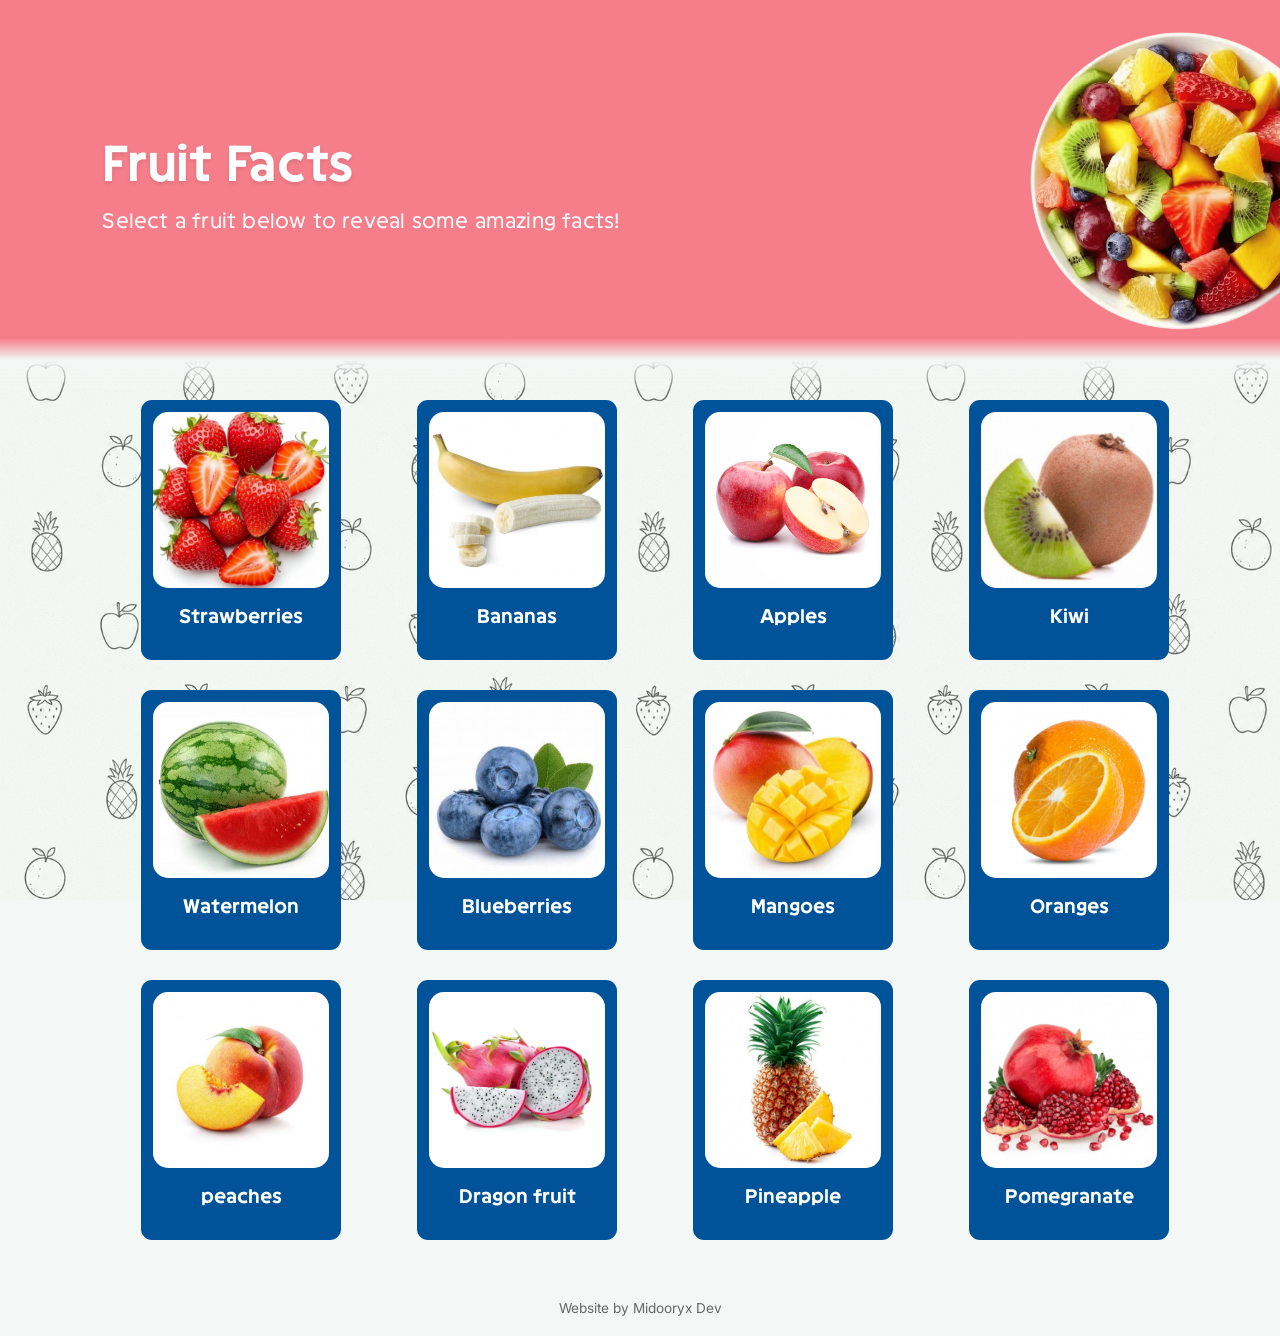
<file: index.html>
<!DOCTYPE html>
<html lang="en">

<head>
    <meta charset="UTF-8">
    <meta name="viewport" content="width=device-width, initial-scale=1.0">
    <link rel="icon" href="images/bowl.png">
    <title>Fruit Facts</title>
    <link rel="stylesheet" href="style.css">
</head>

<body>
    
    <header>
        <h1>Fruit Facts</h1>
        <p>Select a fruit below to reveal some amazing facts!</p>
    </header>

    <main>
        <a href="strawberry.html" class="cards">
            <div class="cards-inner">
                <div class="front">
                    <img src="images/strawberry-square.jpg" alt="strawberry">
                    <h3>Strawberries</h3>
                </div>

                <div class="back">
                    <h4>They're not actually berries.</h4>
                    <p>click the card for more!</p>
                </div>
            </div>
        </a>

        <a href="banana.html" class="cards">
            <div class="cards-inner">
                <div class="front">
                    <img src="images/Banana.jpg" alt="bananas">
                    <h3>Bananas</h3>
                </div>

                <div class="back">
                    <h4>Bananas are technically berries.</h4>
                    <p>click the card for more!</p>
                </div>
            </div>
        </a>

        <a href="apple.html" class="cards">
            <div class="cards-inner">
                <div class="front">
                    <img src="images/Apple.jpg" alt="apples">
                    <h3>Apples</h3>
                </div>

                <div class="back">
                    <h4>There are over 7,500 varieties of apples.</h4>
                    <p>click the card for more!</p>
                </div>
            </div>
        </a>

        <a href="kiwi.html" class="cards">
            <div class="cards-inner">
                <div class="front">
                    <img src="images/Kiwi.jpg" alt="kiwi">
                    <h3>Kiwi</h3>
                </div>

                <div class="back">
                    <h4>Kiwifruit originally came from China.</h4>
                    <p>click the card for more!</p>
                </div>
            </div>
        </a>

        <a href="melon.html" class="cards">
            <div class="cards-inner">
                <div class="front">
                    <img src="images/watermeloen.jpg" alt="watermelon">
                    <h3>Watermelon</h3>
                </div>

                <div class="back">
                    <h4>Watermelon is about 92% water.</h4>
                    <p>click the card for more!</p>
                </div>
            </div>
        </a>

        <a href="blueberry.html" class="cards">
            <div class="cards-inner">
                <div class="front">
                    <img src="images/blueberry.jpg" alt="blueberries">
                    <h3>Blueberries</h3>
                </div>

                <div class="back">
                    <h4>A blueberry bush can live for decades.</h4>
                    <p>click the card for more!</p>
                </div>
            </div>
        </a>

        <a href="mango.html" class="cards">
            <div class="cards-inner">
                <div class="front">
                    <img src="images/mango.jpg" alt="mango">
                    <h3>Mangoes</h3>
                </div>

                <div class="back">
                    <h4>Mangoes belong to the same family as cashews and pistachios.</h4>
                    <p>click the card for more!</p>
                </div>
            </div>
        </a>

        <a href="orange.html" class="cards">
            <div class="cards-inner">
                <div class="front">
                    <img src="images/orange.jpg" alt="oranges">
                    <h3>Oranges</h3>
                </div>

                <div class="back">
                    <h4>Oranges are the world's most popular citrus fruit.</h4>
                    <p>click the card for more!</p>
                </div>
            </div>
        </a>

        <a href="peach.html" class="cards">
            <div class="cards-inner">
                <div class="front">
                    <img src="images/peach.jpg" alt="peach">
                    <h3>peaches</h3>
                </div>

                <div class="back">
                    <h4>The pit contains a seed.</h4>
                    <p>click the card for more!</p>
                </div>
            </div>
        </a>

        <a href="dragon.html" class="cards">
            <div class="cards-inner">
                <div class="front">
                    <img src="images/Dragon fruit.jpg" alt="dragon fruit">
                    <h3>Dragon fruit</h3>
                </div>

                <div class="back">
                    <h4>Dragon fruit grows on a cactus.</h4>
                    <p>click the card for more!</p>
                </div>
            </div>
        </a>

        <a href="pineapple.html" class="cards">
            <div class="cards-inner">
                <div class="front">
                    <img src="images/pineapple.jpg" alt="pineapple">
                    <h3>Pineapple</h3>
                </div>

                <div class="back">
                    <h4>pineapple is made up of many fruits.</h4>
                    <p>click the card for more!</p>
                </div>
            </div>
        </a>

        <a href="pomegranate.html" class="cards">
            <div class="cards-inner">
                <div class="front">
                    <img src="images/pomegranate.jpg" alt="pomegranate">
                    <h3>Pomegranate</h3>
                </div>

                <div class="back">
                    <h4>Pomegranates are one of the oldest cultivated fruits.</h4>
                    <p>click the card for more!</p>
                </div>
            </div>
        </a>
    </main>

    <footer>
        <p>Website by Midooryx Dev</p>
    </footer>

</body>
</file>
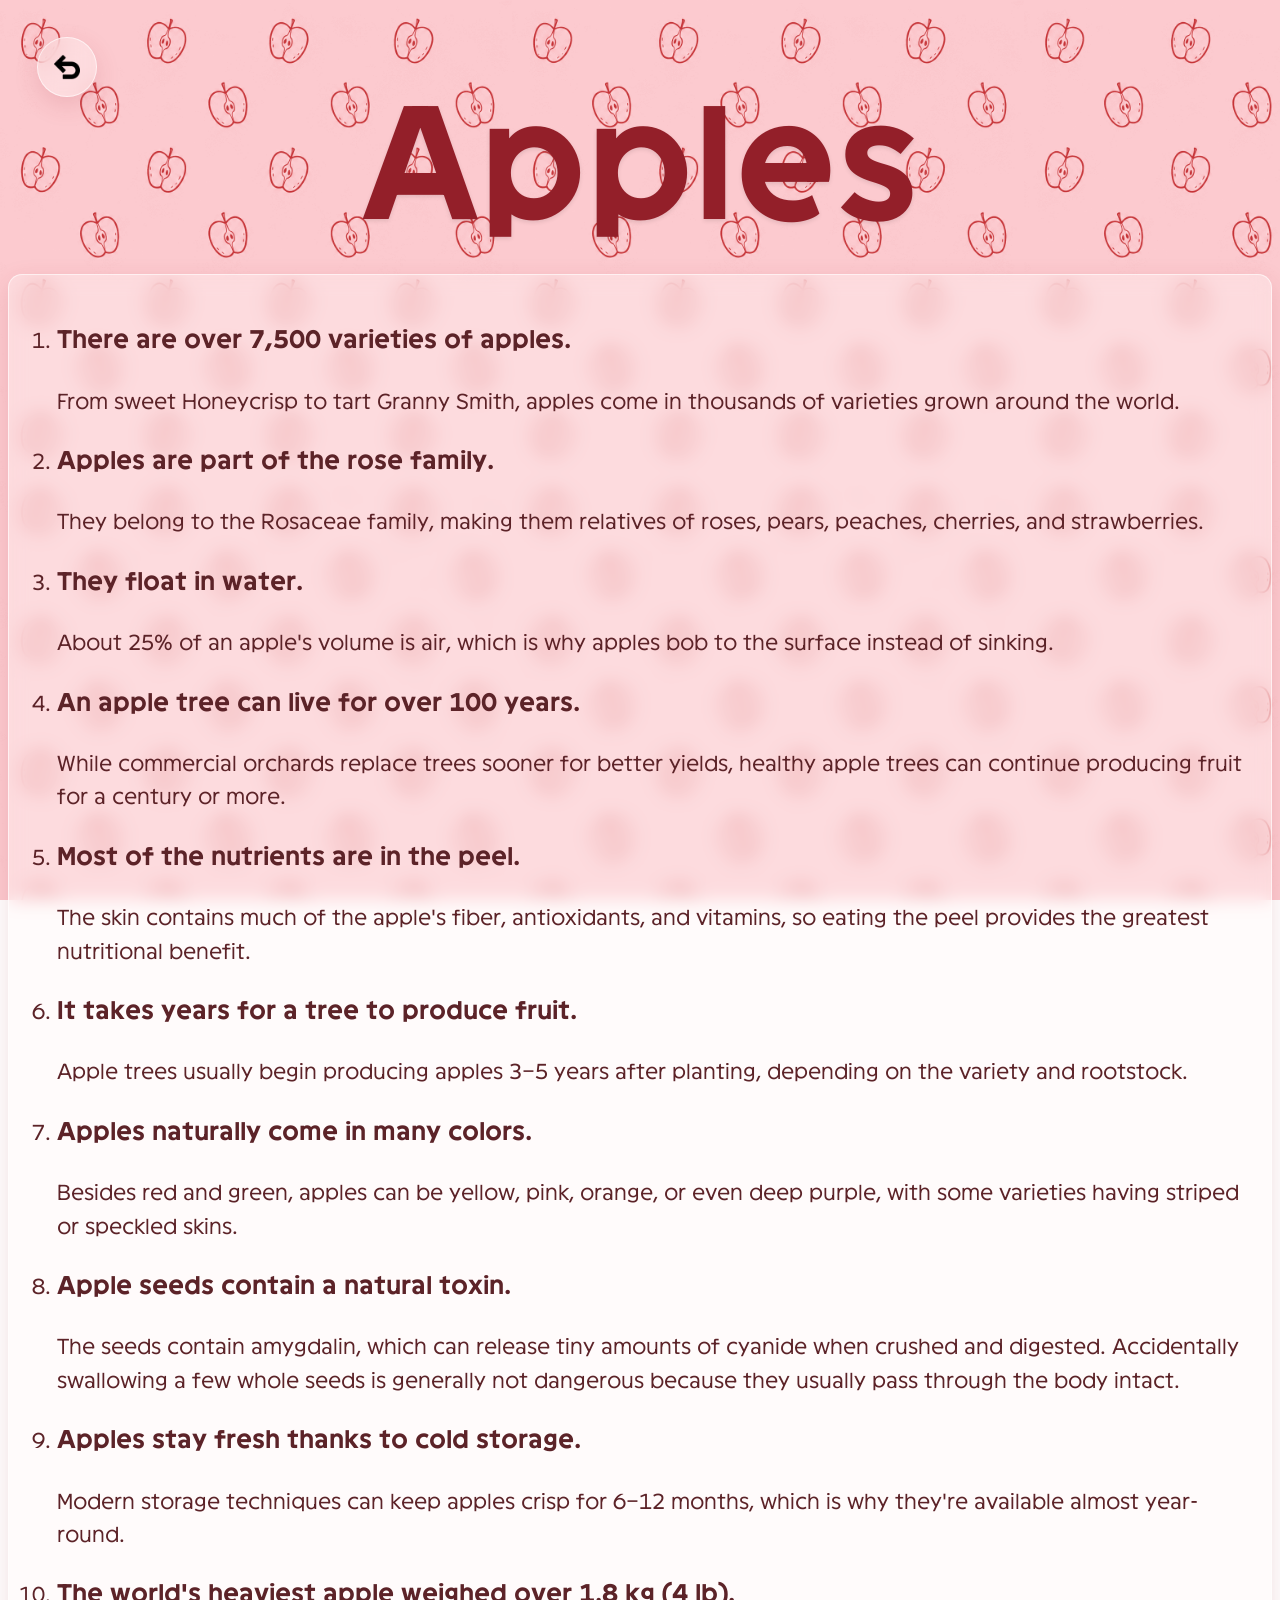
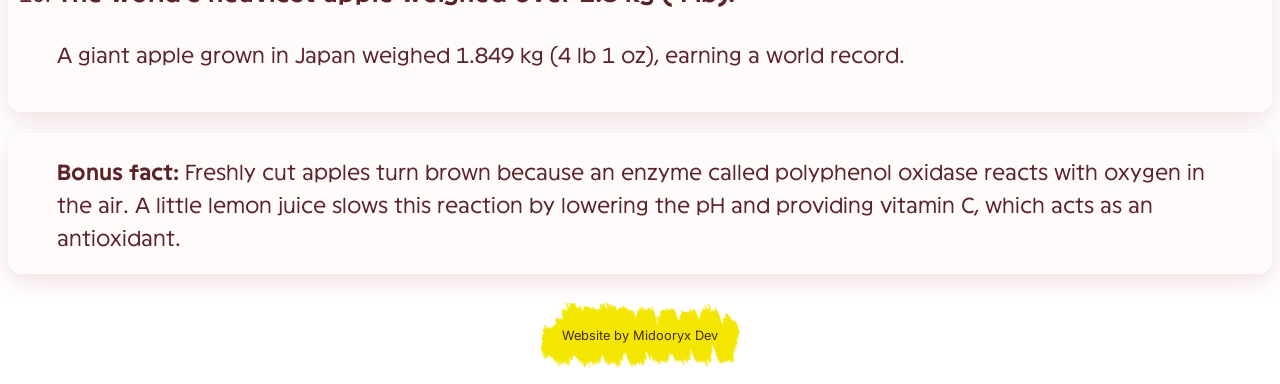
<file: apple.html>
<!DOCTYPE html>
<html lang="en">
<head>
    <meta charset="UTF-8">
    <meta name="viewport" content="width=device-width, initial-scale=1.0">
    <title>Apples - Fruit Facts</title>
    <link rel="stylesheet" href="facts.css">
</head>
<body style="--fruit-pattern: url('images/apples-pattern.png');">

    <a href="index.html" class="back-corner">
        <img src="images/bowl.png" class="bowl-peek" alt="">
        <span class="back-arrow">
            <img src="images/return.png" alt="back">
        </span>
    </a>

    <main class="fruit-page">
        <h1>Apples</h1>

        <ol class="facts">
            <li>
                <h3>There are over 7,500 varieties of apples.</h3>
                <p>From sweet Honeycrisp to tart Granny Smith, apples come in thousands of varieties grown around the world.</p>
            </li>
            <li>
                <h3>Apples are part of the rose family.</h3>
                <p>They belong to the Rosaceae family, making them relatives of roses, pears, peaches, cherries, and strawberries.</p>
            </li>
            <li>
                <h3>They float in water.</h3>
                <p>About 25% of an apple's volume is air, which is why apples bob to the surface instead of sinking.</p>
            </li>
            <li>
                <h3>An apple tree can live for over 100 years.</h3>
                <p>While commercial orchards replace trees sooner for better yields, healthy apple trees can continue producing fruit for a century or more.</p>
            </li>
            <li>
                <h3>Most of the nutrients are in the peel.</h3>
                <p>The skin contains much of the apple's fiber, antioxidants, and vitamins, so eating the peel provides the greatest nutritional benefit.</p>
            </li>
            <li>
                <h3>It takes years for a tree to produce fruit.</h3>
                <p>Apple trees usually begin producing apples 3–5 years after planting, depending on the variety and rootstock.</p>
            </li>
            <li>
                <h3>Apples naturally come in many colors.</h3>
                <p>Besides red and green, apples can be yellow, pink, orange, or even deep purple, with some varieties having striped or speckled skins.</p>
            </li>
            <li>
                <h3>Apple seeds contain a natural toxin.</h3>
                <p>The seeds contain amygdalin, which can release tiny amounts of cyanide when crushed and digested. Accidentally swallowing a few whole seeds is generally not dangerous because they usually pass through the body intact.</p>
            </li>
            <li>
                <h3>Apples stay fresh thanks to cold storage.</h3>
                <p>Modern storage techniques can keep apples crisp for 6–12 months, which is why they're available almost year-round.</p>
            </li>
            <li>
                <h3>The world's heaviest apple weighed over 1.8 kg (4 lb).</h3>
                <p>A giant apple grown in Japan weighed 1.849 kg (4 lb 1 oz), earning a world record.</p>
            </li>
        </ol>

        <p class="bonus">
            <strong>Bonus fact:</strong> Freshly cut apples turn brown because an enzyme called polyphenol oxidase reacts with oxygen in the air. A little lemon juice slows this reaction by lowering the pH and providing vitamin C, which acts as an antioxidant.
        </p>
    </main>

    <footer>
        <p>Website by Midooryx Dev</p>
    </footer>

</body>
</html>
</file>
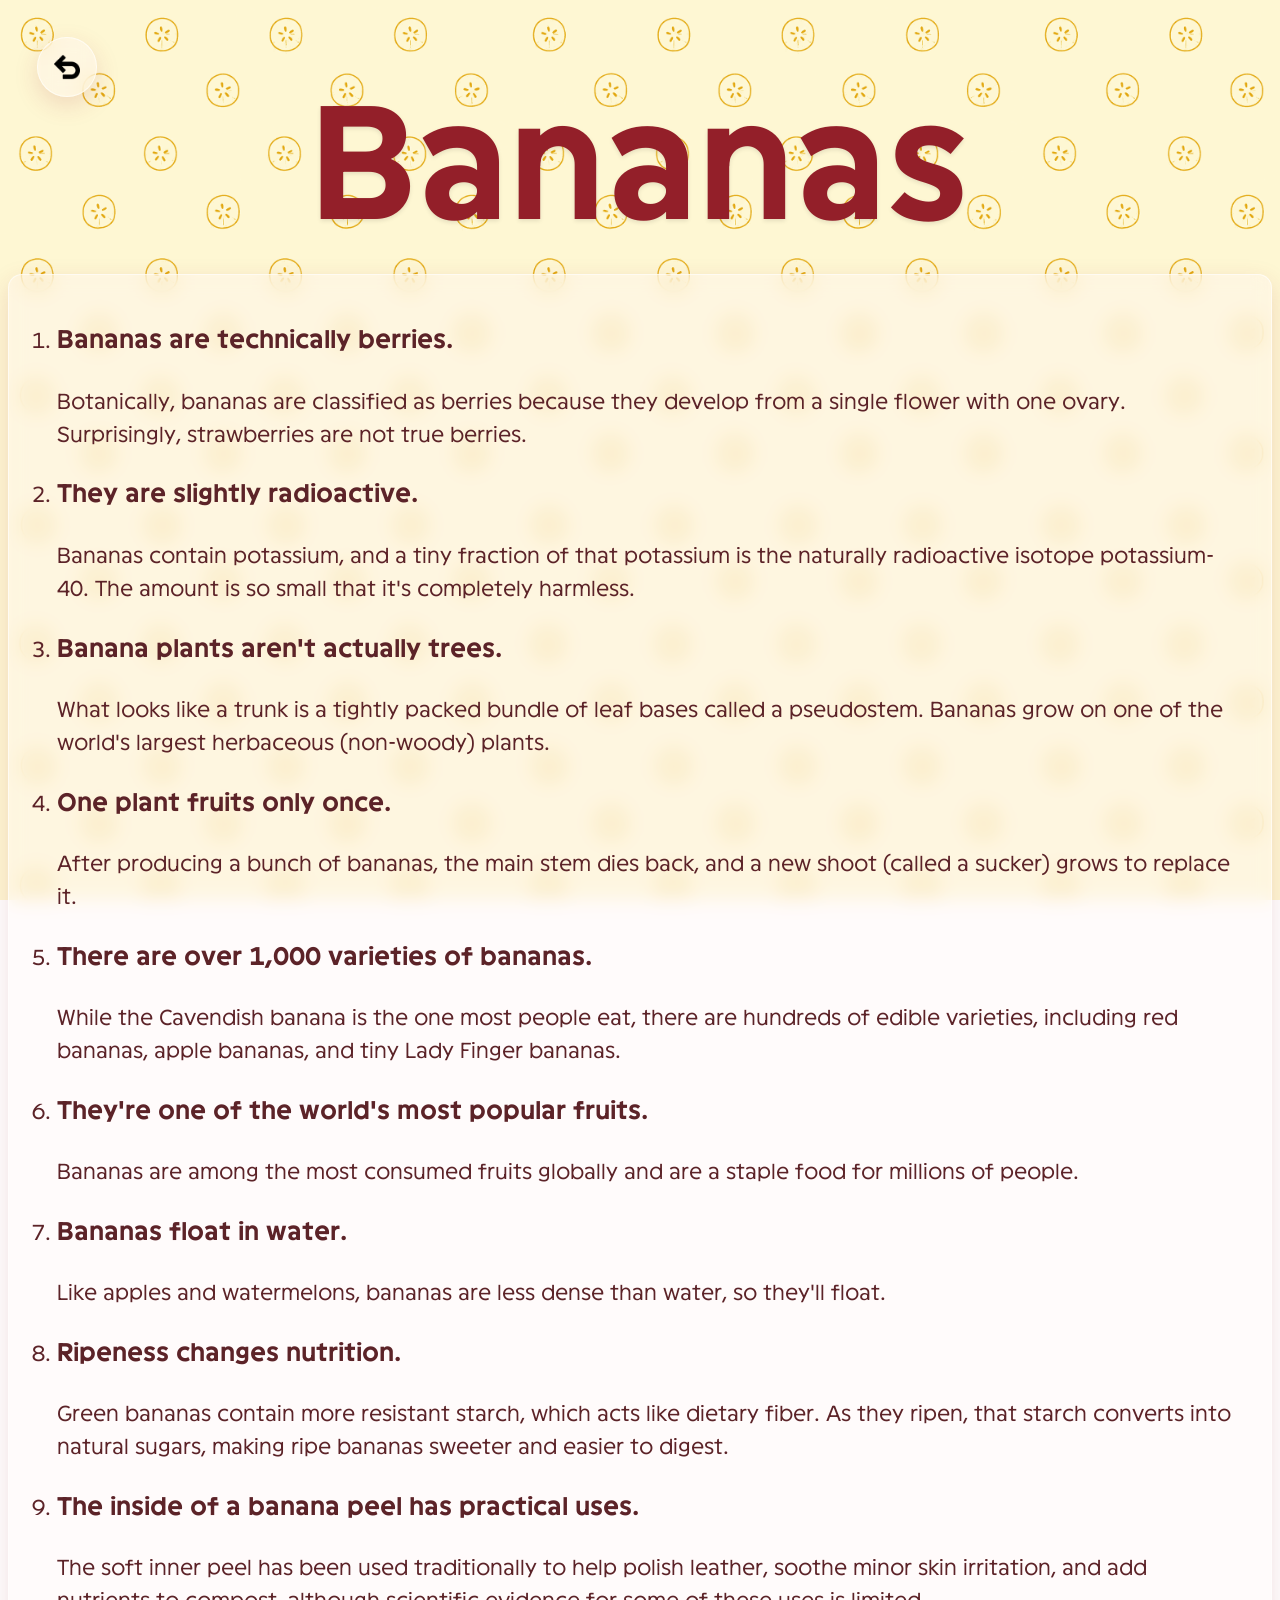
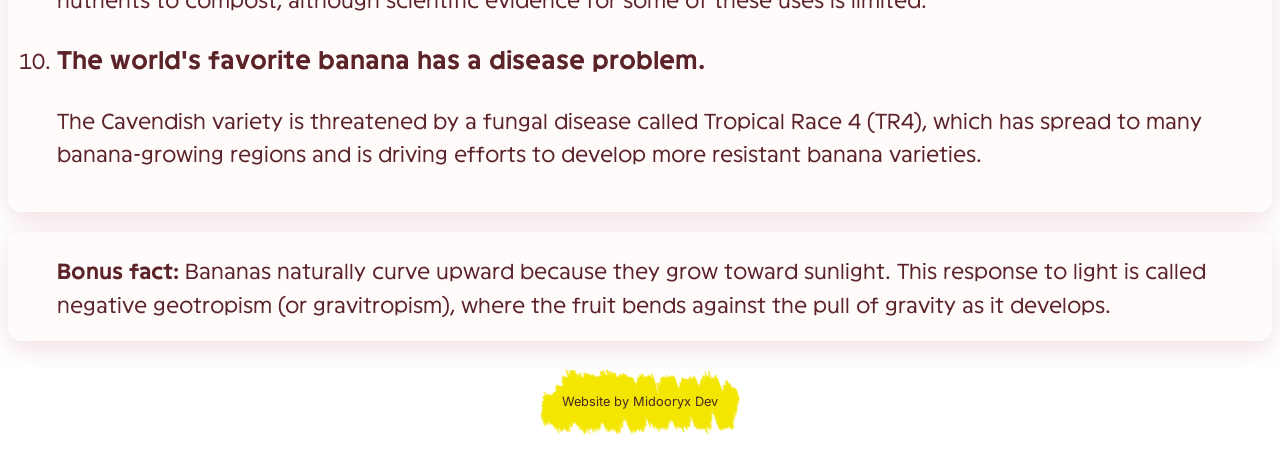
<file: banana.html>
<!DOCTYPE html>
<html lang="en">
<head>
    <meta charset="UTF-8">
    <meta name="viewport" content="width=device-width, initial-scale=1.0">
    <title>Bananas - Fruit Facts</title>
    <link rel="stylesheet" href="facts.css">
</head>
<body style="--fruit-pattern: url('images/bananas-pattern.png');">

    <a href="index.html" class="back-corner">
        <img src="images/bowl.png" class="bowl-peek" alt="">
        <span class="back-arrow">
            <img src="images/return.png" alt="back">
        </span>
    </a>

    <main class="fruit-page">
        <h1>Bananas</h1>

        <ol class="facts">
            <li>
                <h3>Bananas are technically berries.</h3>
                <p>Botanically, bananas are classified as berries because they develop from a single flower with one ovary. Surprisingly, strawberries are not true berries.</p>
            </li>
            <li>
                <h3>They are slightly radioactive.</h3>
                <p>Bananas contain potassium, and a tiny fraction of that potassium is the naturally radioactive isotope potassium-40. The amount is so small that it's completely harmless.</p>
            </li>
            <li>
                <h3>Banana plants aren't actually trees.</h3>
                <p>What looks like a trunk is a tightly packed bundle of leaf bases called a pseudostem. Bananas grow on one of the world's largest herbaceous (non-woody) plants.</p>
            </li>
            <li>
                <h3>One plant fruits only once.</h3>
                <p>After producing a bunch of bananas, the main stem dies back, and a new shoot (called a sucker) grows to replace it.</p>
            </li>
            <li>
                <h3>There are over 1,000 varieties of bananas.</h3>
                <p>While the Cavendish banana is the one most people eat, there are hundreds of edible varieties, including red bananas, apple bananas, and tiny Lady Finger bananas.</p>
            </li>
            <li>
                <h3>They're one of the world's most popular fruits.</h3>
                <p>Bananas are among the most consumed fruits globally and are a staple food for millions of people.</p>
            </li>
            <li>
                <h3>Bananas float in water.</h3>
                <p>Like apples and watermelons, bananas are less dense than water, so they'll float.</p>
            </li>
            <li>
                <h3>Ripeness changes nutrition.</h3>
                <p>Green bananas contain more resistant starch, which acts like dietary fiber. As they ripen, that starch converts into natural sugars, making ripe bananas sweeter and easier to digest.</p>
            </li>
            <li>
                <h3>The inside of a banana peel has practical uses.</h3>
                <p>The soft inner peel has been used traditionally to help polish leather, soothe minor skin irritation, and add nutrients to compost, although scientific evidence for some of these uses is limited.</p>
            </li>
            <li>
                <h3>The world's favorite banana has a disease problem.</h3>
                <p>The Cavendish variety is threatened by a fungal disease called Tropical Race 4 (TR4), which has spread to many banana-growing regions and is driving efforts to develop more resistant banana varieties.</p>
            </li>
        </ol>

        <p class="bonus">
            <strong>Bonus fact:</strong> Bananas naturally curve upward because they grow toward sunlight. This response to light is called negative geotropism (or gravitropism), where the fruit bends against the pull of gravity as it develops.
        </p>
    </main>

    <footer>
        <p>Website by Midooryx Dev</p>
    </footer>

</body>
</html>
</file>
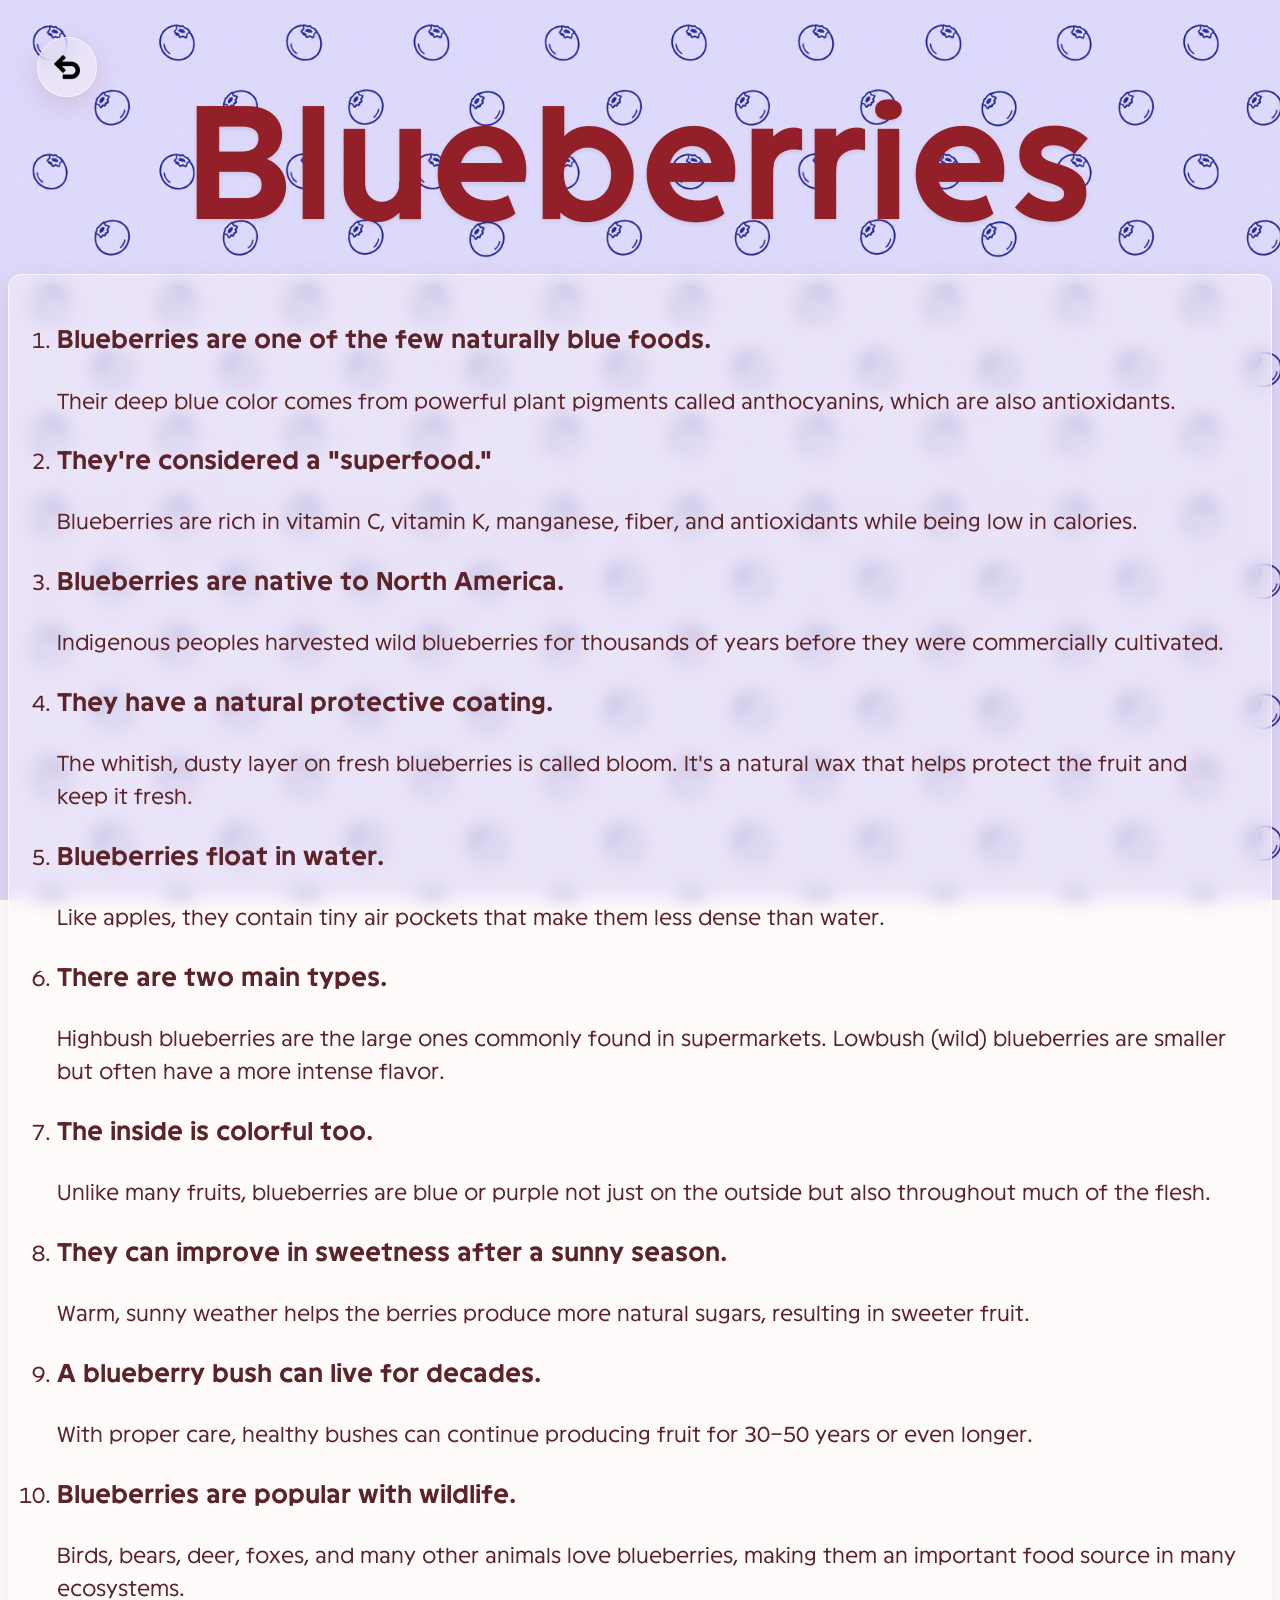
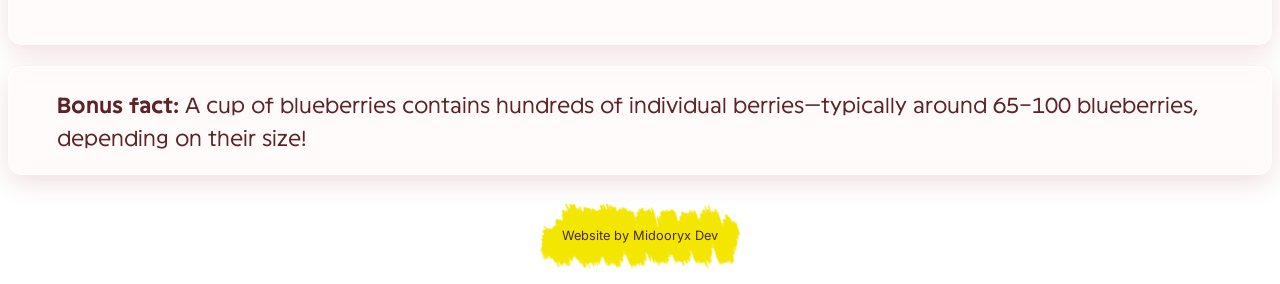
<file: blueberry.html>
<!DOCTYPE html>
<html lang="en">
<head>
    <meta charset="UTF-8">
    <meta name="viewport" content="width=device-width, initial-scale=1.0">
    <title>Blueberries - Fruit Facts</title>
    <link rel="stylesheet" href="facts.css">
</head>
<body style="--fruit-pattern: url('images/blue-pattern.png');">

    <a href="index.html" class="back-corner">
        <img src="images/bowl.png" class="bowl-peek" alt="">
        <span class="back-arrow">
            <img src="images/return.png" alt="back">
        </span>
    </a>

    <main class="fruit-page">
        <h1>Blueberries</h1>

        <ol class="facts">
            <li>
                <h3>Blueberries are one of the few naturally blue foods.</h3>
                <p>Their deep blue color comes from powerful plant pigments called anthocyanins, which are also antioxidants.</p>
            </li>
            <li>
                <h3>They're considered a "superfood."</h3>
                <p>Blueberries are rich in vitamin C, vitamin K, manganese, fiber, and antioxidants while being low in calories.</p>
            </li>
            <li>
                <h3>Blueberries are native to North America.</h3>
                <p>Indigenous peoples harvested wild blueberries for thousands of years before they were commercially cultivated.</p>
            </li>
            <li>
                <h3>They have a natural protective coating.</h3>
                <p>The whitish, dusty layer on fresh blueberries is called bloom. It's a natural wax that helps protect the fruit and keep it fresh.</p>
            </li>
            <li>
                <h3>Blueberries float in water.</h3>
                <p>Like apples, they contain tiny air pockets that make them less dense than water.</p>
            </li>
            <li>
                <h3>There are two main types.</h3>
                <p>Highbush blueberries are the large ones commonly found in supermarkets. Lowbush (wild) blueberries are smaller but often have a more intense flavor.</p>
            </li>
            <li>
                <h3>The inside is colorful too.</h3>
                <p>Unlike many fruits, blueberries are blue or purple not just on the outside but also throughout much of the flesh.</p>
            </li>
            <li>
                <h3>They can improve in sweetness after a sunny season.</h3>
                <p>Warm, sunny weather helps the berries produce more natural sugars, resulting in sweeter fruit.</p>
            </li>
            <li>
                <h3>A blueberry bush can live for decades.</h3>
                <p>With proper care, healthy bushes can continue producing fruit for 30–50 years or even longer.</p>
            </li>
            <li>
                <h3>Blueberries are popular with wildlife.</h3>
                <p>Birds, bears, deer, foxes, and many other animals love blueberries, making them an important food source in many ecosystems.</p>
            </li>
        </ol>

        <p class="bonus">
            <strong>Bonus fact:</strong> A cup of blueberries contains hundreds of individual berries—typically around 65–100 blueberries, depending on their size!
        </p>
    </main>

    <footer>
        <p>Website by Midooryx Dev</p>
    </footer>

</body>
</html>
</file>
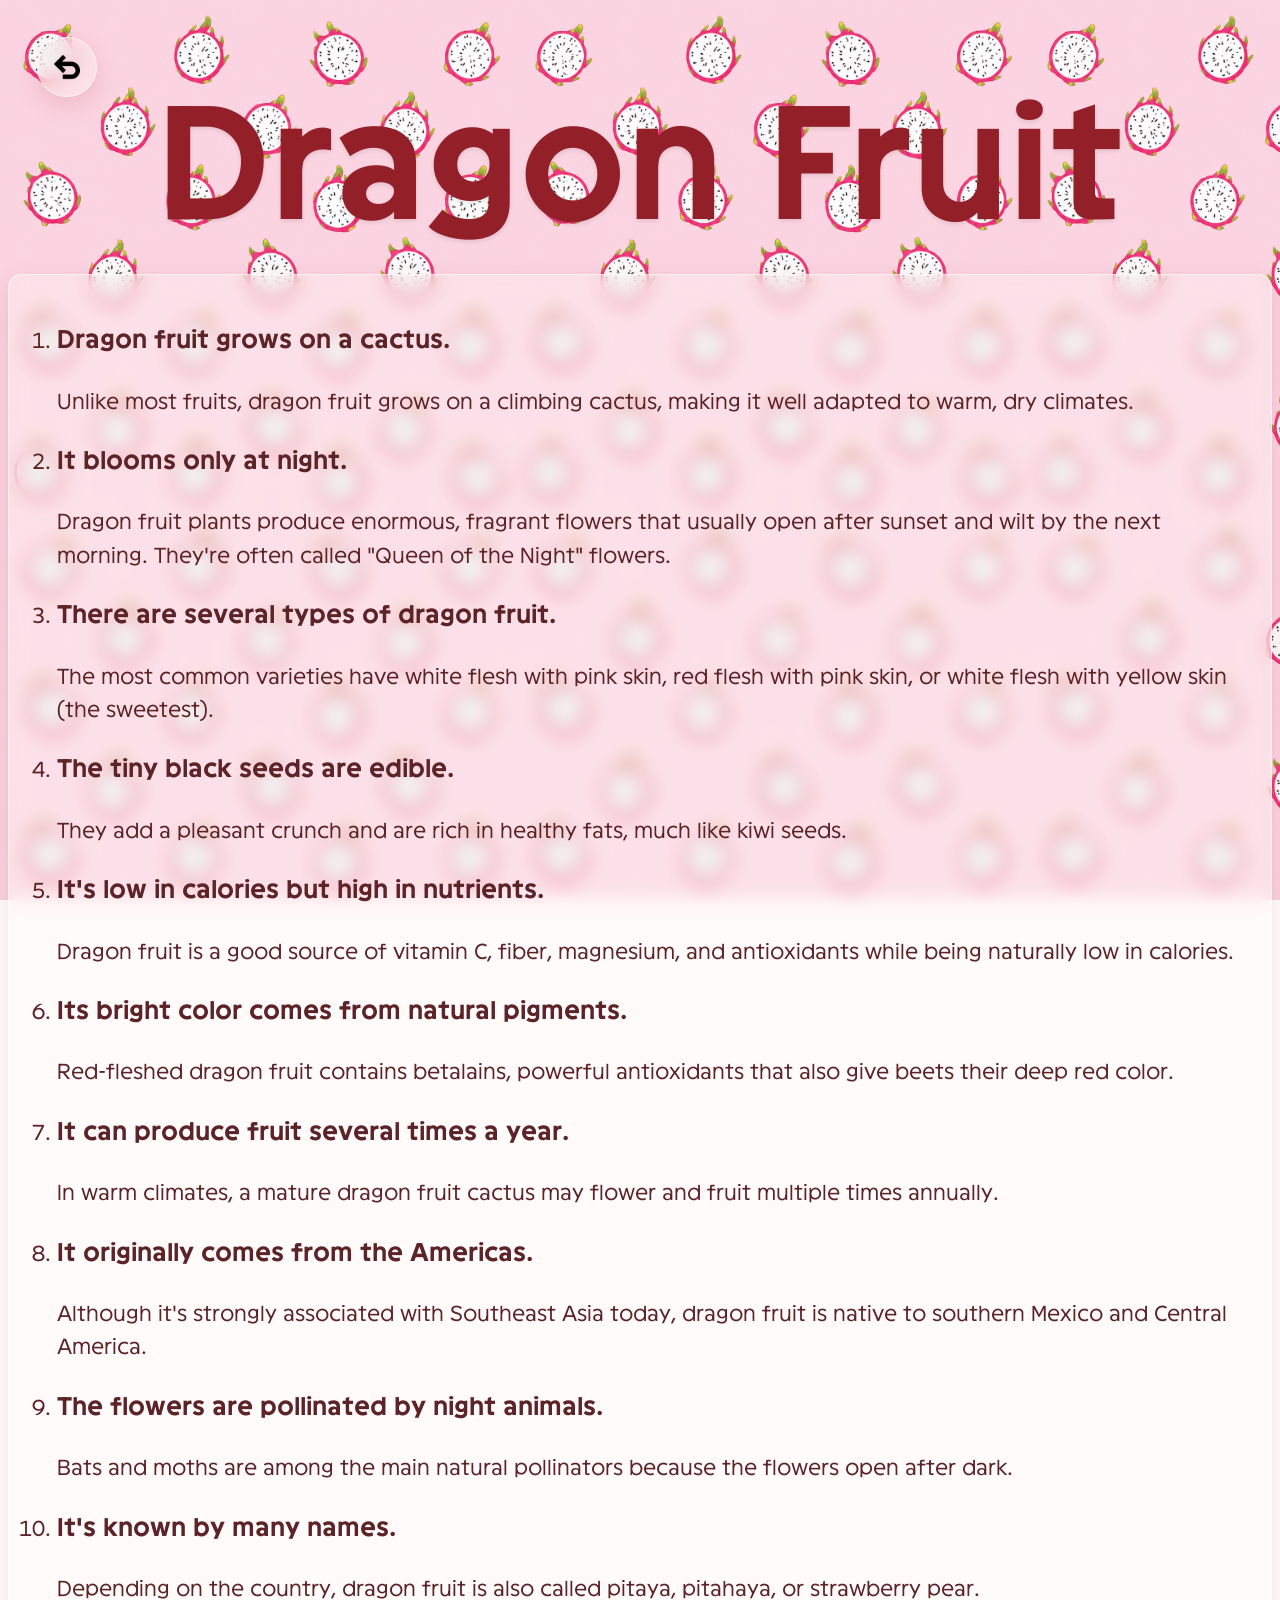
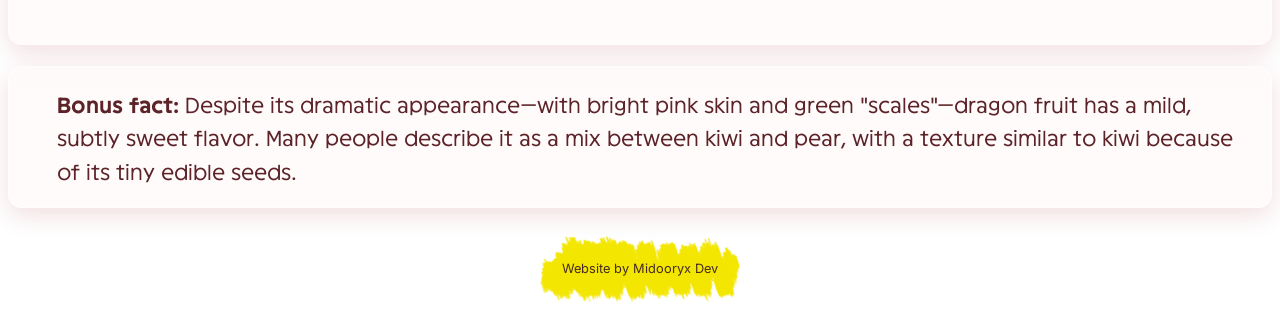
<file: dragon.html>
<!DOCTYPE html>
<html lang="en">
<head>
    <meta charset="UTF-8">
    <meta name="viewport" content="width=device-width, initial-scale=1.0">
    <title>Dragon Fruit - Fruit Facts</title>
    <link rel="stylesheet" href="facts.css">
</head>
<body style="--fruit-pattern: url('images/dragon-pattern.png');">

    <a href="index.html" class="back-corner">
        <img src="images/bowl.png" class="bowl-peek" alt="">
        <span class="back-arrow">
            <img src="images/return.png" alt="back">
        </span>
    </a>

    <main class="fruit-page">
        <h1>Dragon Fruit</h1>

        <ol class="facts">
            <li>
                <h3>Dragon fruit grows on a cactus.</h3>
                <p>Unlike most fruits, dragon fruit grows on a climbing cactus, making it well adapted to warm, dry climates.</p>
            </li>
            <li>
                <h3>It blooms only at night.</h3>
                <p>Dragon fruit plants produce enormous, fragrant flowers that usually open after sunset and wilt by the next morning. They're often called "Queen of the Night" flowers.</p>
            </li>
            <li>
                <h3>There are several types of dragon fruit.</h3>
                <p>The most common varieties have white flesh with pink skin, red flesh with pink skin, or white flesh with yellow skin (the sweetest).</p>
            </li>
            <li>
                <h3>The tiny black seeds are edible.</h3>
                <p>They add a pleasant crunch and are rich in healthy fats, much like kiwi seeds.</p>
            </li>
            <li>
                <h3>It's low in calories but high in nutrients.</h3>
                <p>Dragon fruit is a good source of vitamin C, fiber, magnesium, and antioxidants while being naturally low in calories.</p>
            </li>
            <li>
                <h3>Its bright color comes from natural pigments.</h3>
                <p>Red-fleshed dragon fruit contains betalains, powerful antioxidants that also give beets their deep red color.</p>
            </li>
            <li>
                <h3>It can produce fruit several times a year.</h3>
                <p>In warm climates, a mature dragon fruit cactus may flower and fruit multiple times annually.</p>
            </li>
            <li>
                <h3>It originally comes from the Americas.</h3>
                <p>Although it's strongly associated with Southeast Asia today, dragon fruit is native to southern Mexico and Central America.</p>
            </li>
            <li>
                <h3>The flowers are pollinated by night animals.</h3>
                <p>Bats and moths are among the main natural pollinators because the flowers open after dark.</p>
            </li>
            <li>
                <h3>It's known by many names.</h3>
                <p>Depending on the country, dragon fruit is also called pitaya, pitahaya, or strawberry pear.</p>
            </li>
        </ol>

        <p class="bonus">
            <strong>Bonus fact:</strong> Despite its dramatic appearance—with bright pink skin and green "scales"—dragon fruit has a mild, subtly sweet flavor. Many people describe it as a mix between kiwi and pear, with a texture similar to kiwi because of its tiny edible seeds.
        </p>
    </main>

    <footer>
        <p>Website by Midooryx Dev</p>
    </footer>

</body>
</html>
</file>
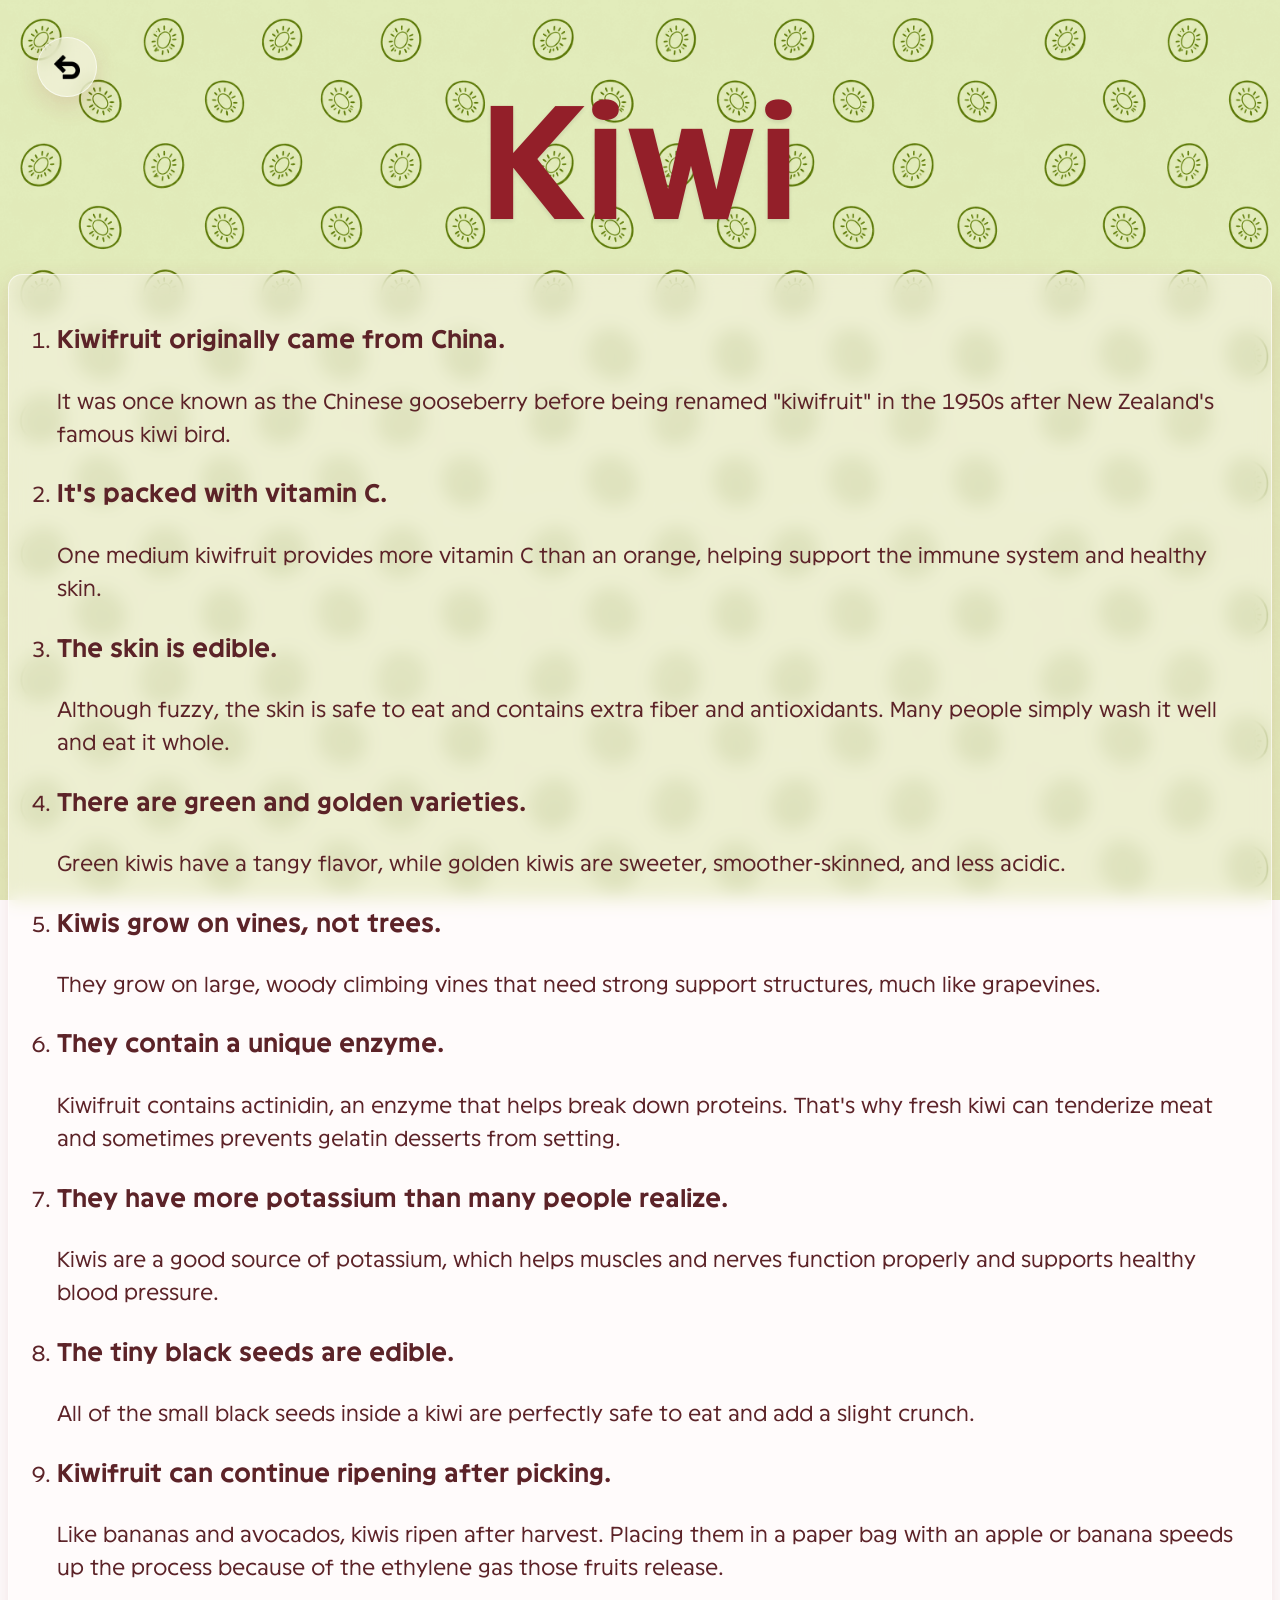
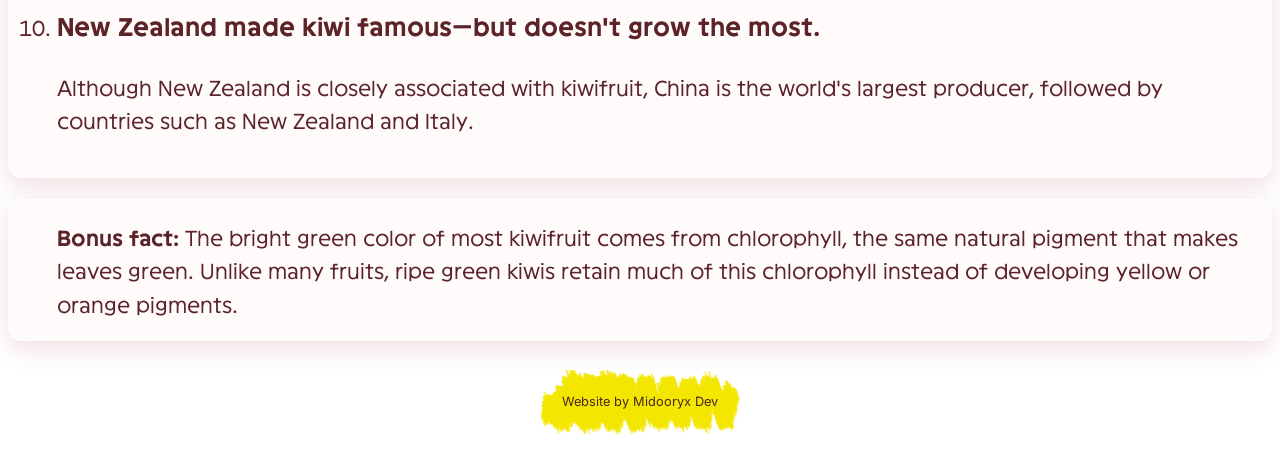
<file: kiwi.html>
<!DOCTYPE html>
<html lang="en">
<head>
    <meta charset="UTF-8">
    <meta name="viewport" content="width=device-width, initial-scale=1.0">
    <title>Kiwi - Fruit Facts</title>
    <link rel="stylesheet" href="facts.css">
</head>
<body style="--fruit-pattern: url('images/kiwi-pattern.png');">

    <a href="index.html" class="back-corner">
        <img src="images/bowl.png" class="bowl-peek" alt="">
        <span class="back-arrow">
            <img src="images/return.png" alt="back">
        </span>
    </a>

    <main class="fruit-page">
        <h1>Kiwi</h1>

        <ol class="facts">
            <li>
                <h3>Kiwifruit originally came from China.</h3>
                <p>It was once known as the Chinese gooseberry before being renamed "kiwifruit" in the 1950s after New Zealand's famous kiwi bird.</p>
            </li>
            <li>
                <h3>It's packed with vitamin C.</h3>
                <p>One medium kiwifruit provides more vitamin C than an orange, helping support the immune system and healthy skin.</p>
            </li>
            <li>
                <h3>The skin is edible.</h3>
                <p>Although fuzzy, the skin is safe to eat and contains extra fiber and antioxidants. Many people simply wash it well and eat it whole.</p>
            </li>
            <li>
                <h3>There are green and golden varieties.</h3>
                <p>Green kiwis have a tangy flavor, while golden kiwis are sweeter, smoother-skinned, and less acidic.</p>
            </li>
            <li>
                <h3>Kiwis grow on vines, not trees.</h3>
                <p>They grow on large, woody climbing vines that need strong support structures, much like grapevines.</p>
            </li>
            <li>
                <h3>They contain a unique enzyme.</h3>
                <p>Kiwifruit contains actinidin, an enzyme that helps break down proteins. That's why fresh kiwi can tenderize meat and sometimes prevents gelatin desserts from setting.</p>
            </li>
            <li>
                <h3>They have more potassium than many people realize.</h3>
                <p>Kiwis are a good source of potassium, which helps muscles and nerves function properly and supports healthy blood pressure.</p>
            </li>
            <li>
                <h3>The tiny black seeds are edible.</h3>
                <p>All of the small black seeds inside a kiwi are perfectly safe to eat and add a slight crunch.</p>
            </li>
            <li>
                <h3>Kiwifruit can continue ripening after picking.</h3>
                <p>Like bananas and avocados, kiwis ripen after harvest. Placing them in a paper bag with an apple or banana speeds up the process because of the ethylene gas those fruits release.</p>
            </li>
            <li>
                <h3>New Zealand made kiwi famous—but doesn't grow the most.</h3>
                <p>Although New Zealand is closely associated with kiwifruit, China is the world's largest producer, followed by countries such as New Zealand and Italy.</p>
            </li>
        </ol>

        <p class="bonus">
            <strong>Bonus fact:</strong> The bright green color of most kiwifruit comes from chlorophyll, the same natural pigment that makes leaves green. Unlike many fruits, ripe green kiwis retain much of this chlorophyll instead of developing yellow or orange pigments.
        </p>
    </main>

    <footer>
        <p>Website by Midooryx Dev</p>
    </footer>

</body>
</html>
</file>
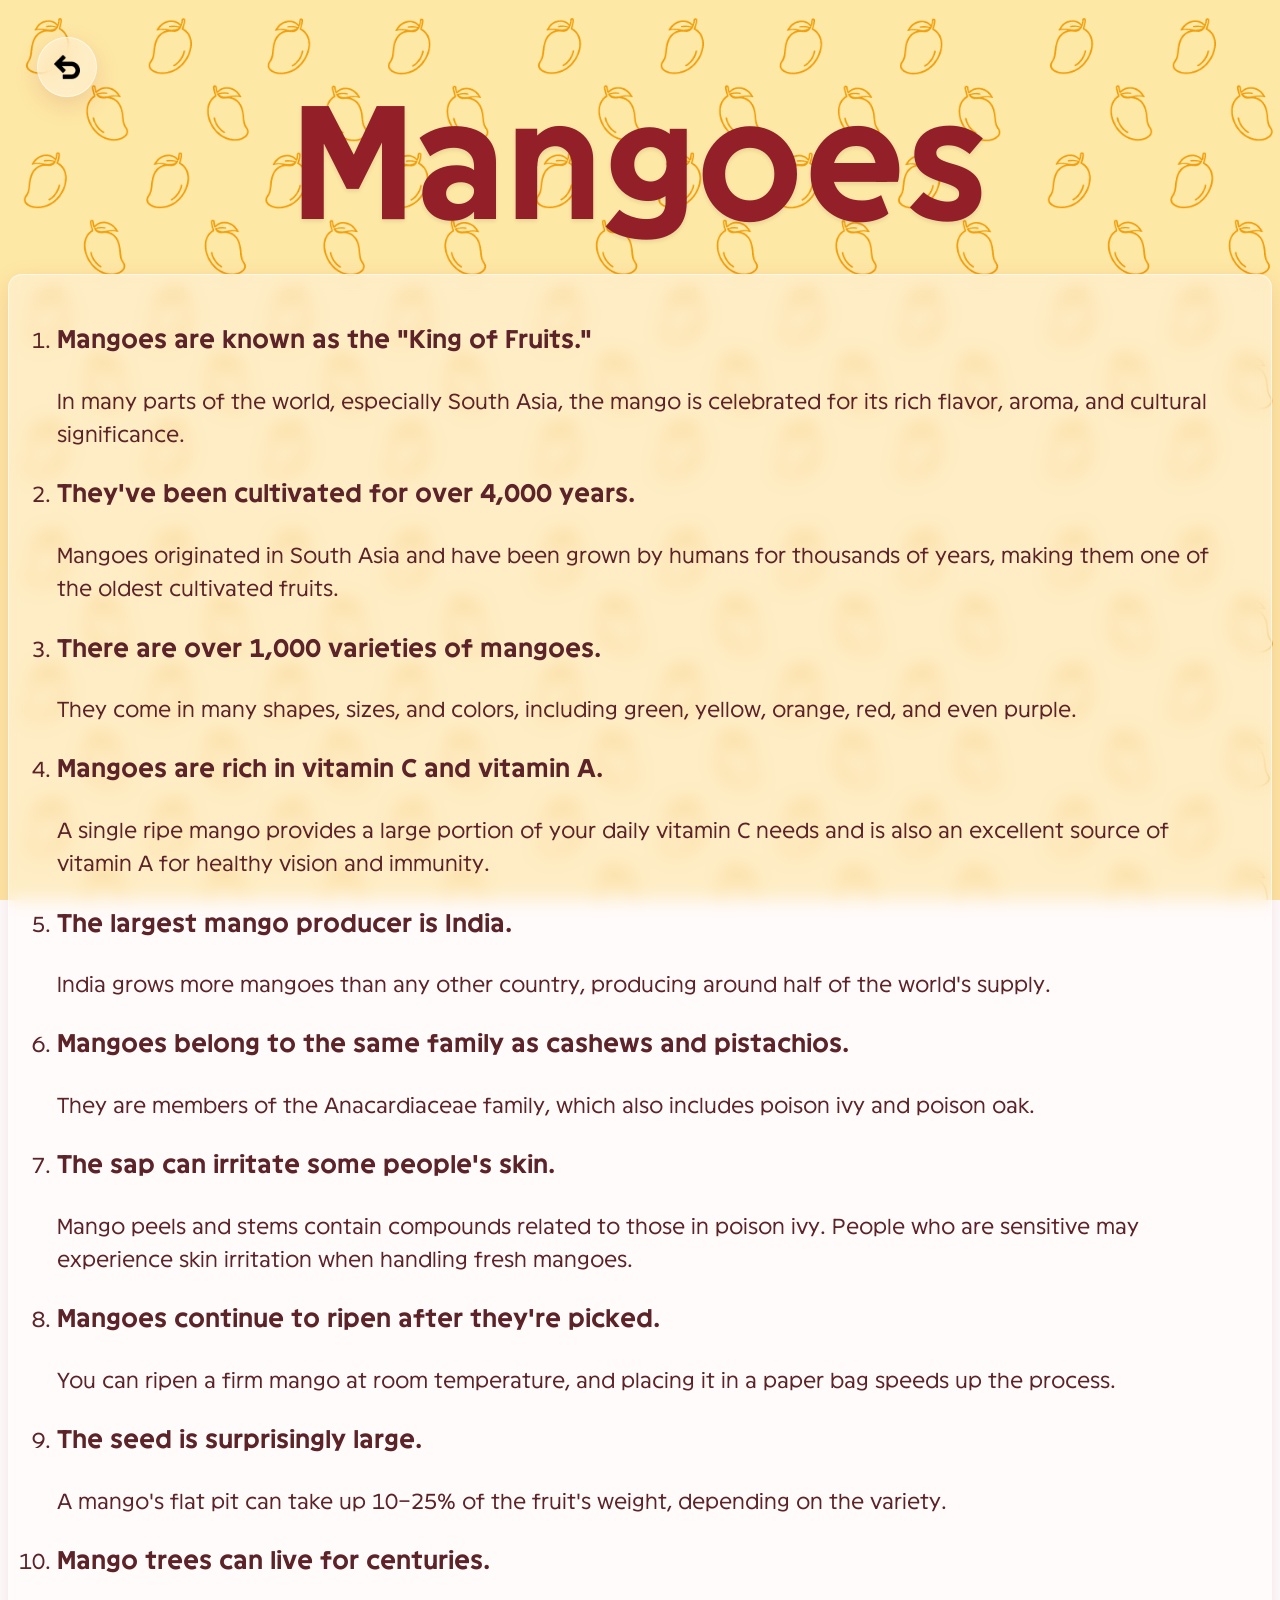
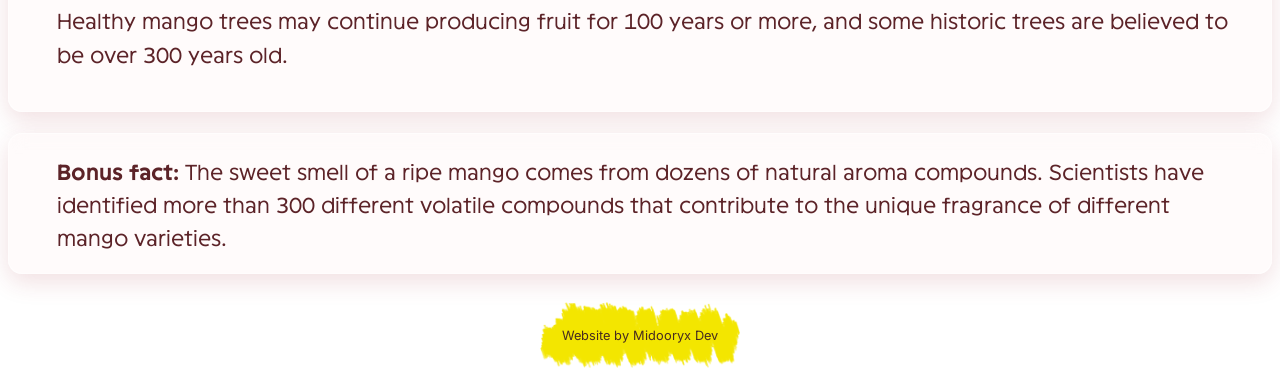
<file: mango.html>
<!DOCTYPE html>
<html lang="en">
<head>
    <meta charset="UTF-8">
    <meta name="viewport" content="width=device-width, initial-scale=1.0">
    <title>Mangoes - Fruit Facts</title>
    <link rel="stylesheet" href="facts.css">
</head>
<body style="--fruit-pattern: url('images/mango-pattern.png');">

    <a href="index.html" class="back-corner">
        <img src="images/bowl.png" class="bowl-peek" alt="">
        <span class="back-arrow">
            <img src="images/return.png" alt="back">
        </span>
    </a>

    <main class="fruit-page">
        <h1>Mangoes</h1>

        <ol class="facts">
            <li>
                <h3>Mangoes are known as the "King of Fruits."</h3>
                <p>In many parts of the world, especially South Asia, the mango is celebrated for its rich flavor, aroma, and cultural significance.</p>
            </li>
            <li>
                <h3>They've been cultivated for over 4,000 years.</h3>
                <p>Mangoes originated in South Asia and have been grown by humans for thousands of years, making them one of the oldest cultivated fruits.</p>
            </li>
            <li>
                <h3>There are over 1,000 varieties of mangoes.</h3>
                <p>They come in many shapes, sizes, and colors, including green, yellow, orange, red, and even purple.</p>
            </li>
            <li>
                <h3>Mangoes are rich in vitamin C and vitamin A.</h3>
                <p>A single ripe mango provides a large portion of your daily vitamin C needs and is also an excellent source of vitamin A for healthy vision and immunity.</p>
            </li>
            <li>
                <h3>The largest mango producer is India.</h3>
                <p>India grows more mangoes than any other country, producing around half of the world's supply.</p>
            </li>
            <li>
                <h3>Mangoes belong to the same family as cashews and pistachios.</h3>
                <p>They are members of the Anacardiaceae family, which also includes poison ivy and poison oak.</p>
            </li>
            <li>
                <h3>The sap can irritate some people's skin.</h3>
                <p>Mango peels and stems contain compounds related to those in poison ivy. People who are sensitive may experience skin irritation when handling fresh mangoes.</p>
            </li>
            <li>
                <h3>Mangoes continue to ripen after they're picked.</h3>
                <p>You can ripen a firm mango at room temperature, and placing it in a paper bag speeds up the process.</p>
            </li>
            <li>
                <h3>The seed is surprisingly large.</h3>
                <p>A mango's flat pit can take up 10–25% of the fruit's weight, depending on the variety.</p>
            </li>
            <li>
                <h3>Mango trees can live for centuries.</h3>
                <p>Healthy mango trees may continue producing fruit for 100 years or more, and some historic trees are believed to be over 300 years old.</p>
            </li>
        </ol>

        <p class="bonus">
            <strong>Bonus fact:</strong> The sweet smell of a ripe mango comes from dozens of natural aroma compounds. Scientists have identified more than 300 different volatile compounds that contribute to the unique fragrance of different mango varieties.
        </p>
    </main>

    <footer>
        <p>Website by Midooryx Dev</p>
    </footer>

</body>
</html>
</file>
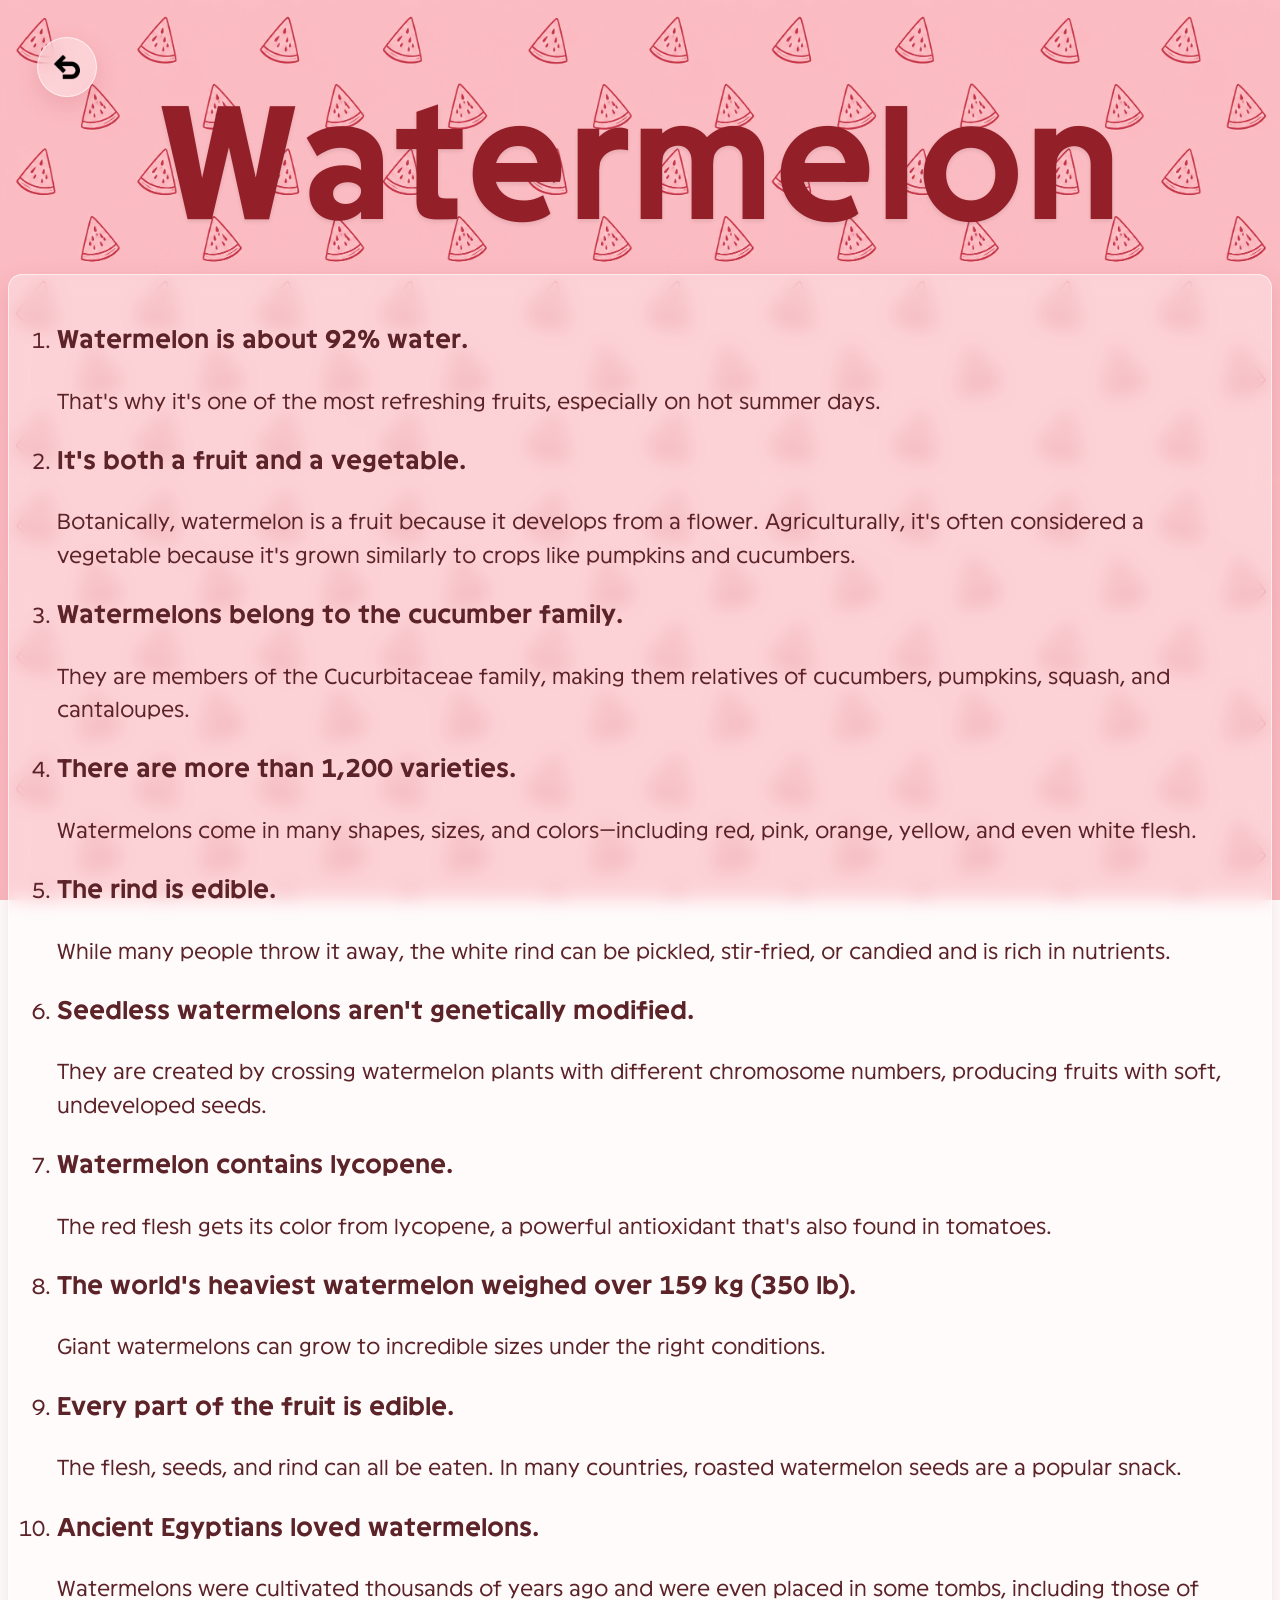
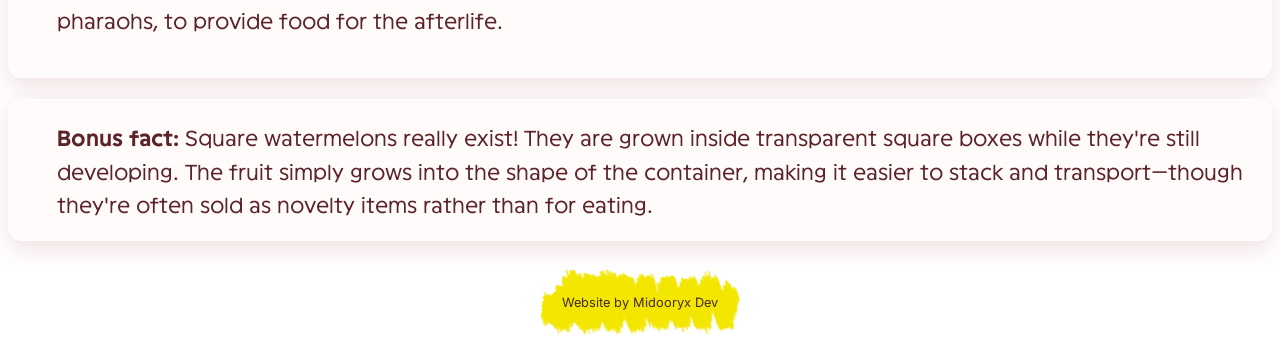
<file: melon.html>
<!DOCTYPE html>
<html lang="en">
<head>
    <meta charset="UTF-8">
    <meta name="viewport" content="width=device-width, initial-scale=1.0">
    <title>Watermelon - Fruit Facts</title>
    <link rel="stylesheet" href="facts.css">
</head>
<body style="--fruit-pattern: url('images/melon-pattern.png');">

    <a href="index.html" class="back-corner">
        <img src="images/bowl.png" class="bowl-peek" alt="">
        <span class="back-arrow">
            <img src="images/return.png" alt="back">
        </span>
    </a>

    <main class="fruit-page">
        <h1>Watermelon</h1>

        <ol class="facts">
            <li>
                <h3>Watermelon is about 92% water.</h3>
                <p>That's why it's one of the most refreshing fruits, especially on hot summer days.</p>
            </li>
            <li>
                <h3>It's both a fruit and a vegetable.</h3>
                <p>Botanically, watermelon is a fruit because it develops from a flower. Agriculturally, it's often considered a vegetable because it's grown similarly to crops like pumpkins and cucumbers.</p>
            </li>
            <li>
                <h3>Watermelons belong to the cucumber family.</h3>
                <p>They are members of the Cucurbitaceae family, making them relatives of cucumbers, pumpkins, squash, and cantaloupes.</p>
            </li>
            <li>
                <h3>There are more than 1,200 varieties.</h3>
                <p>Watermelons come in many shapes, sizes, and colors—including red, pink, orange, yellow, and even white flesh.</p>
            </li>
            <li>
                <h3>The rind is edible.</h3>
                <p>While many people throw it away, the white rind can be pickled, stir-fried, or candied and is rich in nutrients.</p>
            </li>
            <li>
                <h3>Seedless watermelons aren't genetically modified.</h3>
                <p>They are created by crossing watermelon plants with different chromosome numbers, producing fruits with soft, undeveloped seeds.</p>
            </li>
            <li>
                <h3>Watermelon contains lycopene.</h3>
                <p>The red flesh gets its color from lycopene, a powerful antioxidant that's also found in tomatoes.</p>
            </li>
            <li>
                <h3>The world's heaviest watermelon weighed over 159 kg (350 lb).</h3>
                <p>Giant watermelons can grow to incredible sizes under the right conditions.</p>
            </li>
            <li>
                <h3>Every part of the fruit is edible.</h3>
                <p>The flesh, seeds, and rind can all be eaten. In many countries, roasted watermelon seeds are a popular snack.</p>
            </li>
            <li>
                <h3>Ancient Egyptians loved watermelons.</h3>
                <p>Watermelons were cultivated thousands of years ago and were even placed in some tombs, including those of pharaohs, to provide food for the afterlife.</p>
            </li>
        </ol>

        <p class="bonus">
            <strong>Bonus fact:</strong> Square watermelons really exist! They are grown inside transparent square boxes while they're still developing. The fruit simply grows into the shape of the container, making it easier to stack and transport—though they're often sold as novelty items rather than for eating.
        </p>
    </main>

    <footer>
        <p>Website by Midooryx Dev</p>
    </footer>

</body>
</html>
</file>
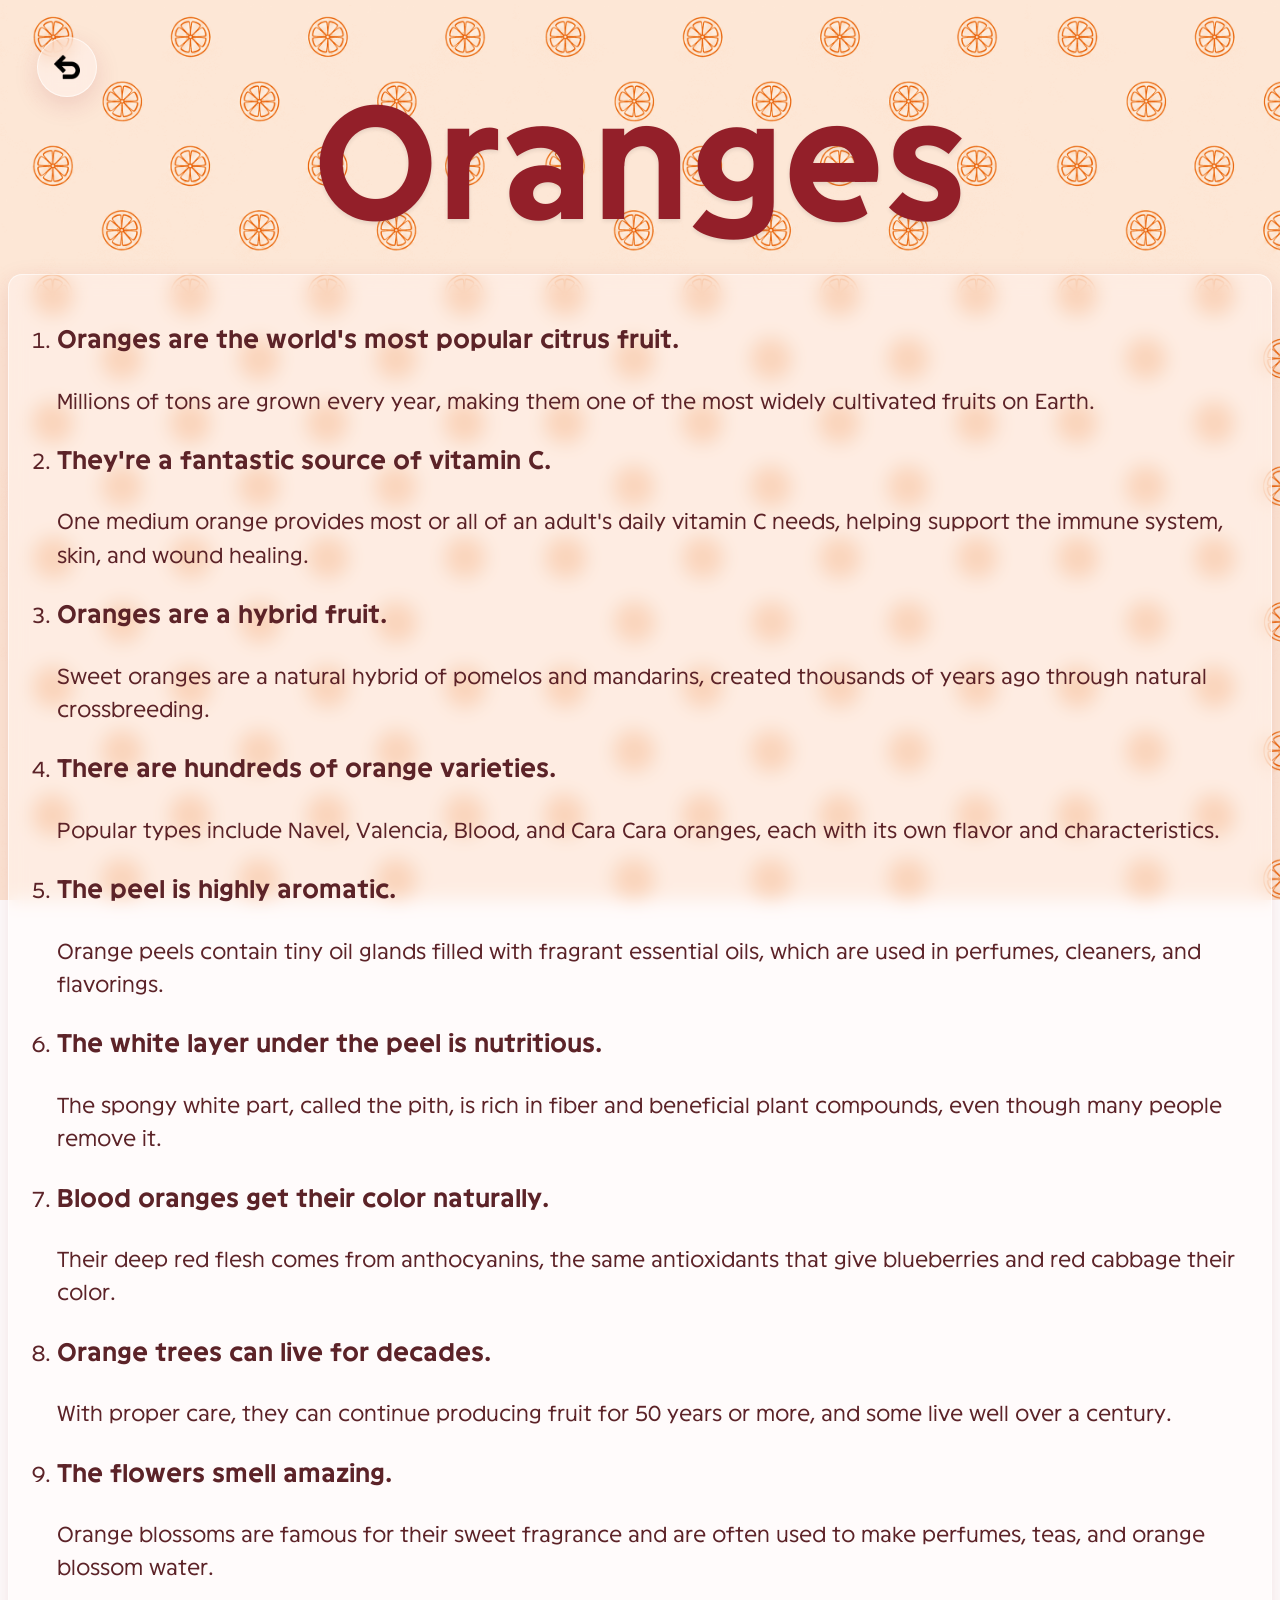
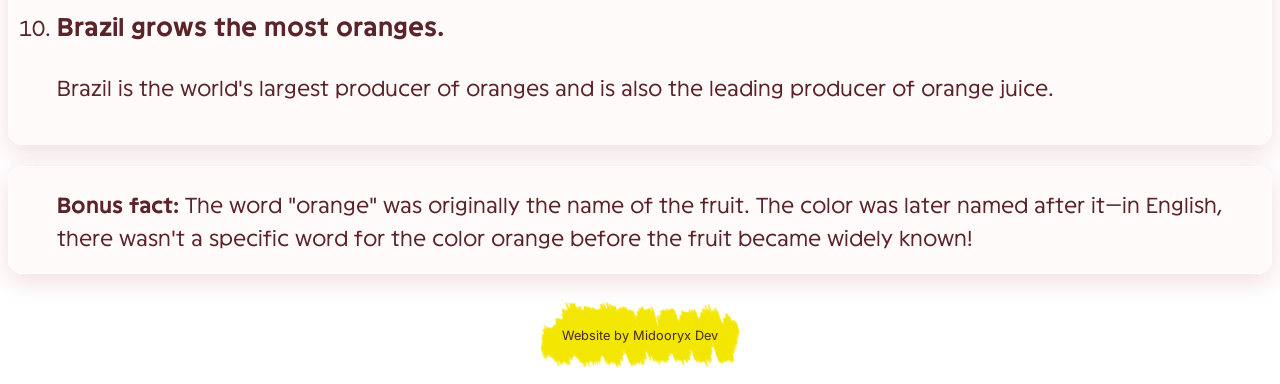
<file: orange.html>
<!DOCTYPE html>
<html lang="en">
<head>
    <meta charset="UTF-8">
    <meta name="viewport" content="width=device-width, initial-scale=1.0">
    <title>Oranges - Fruit Facts</title>
    <link rel="stylesheet" href="facts.css">
</head>
<body style="--fruit-pattern: url('images/orange-pattern.png');">

    <a href="index.html" class="back-corner">
        <img src="images/bowl.png" class="bowl-peek" alt="">
        <span class="back-arrow">
            <img src="images/return.png" alt="back">
        </span>
    </a>

    <main class="fruit-page">
        <h1>Oranges</h1>

        <ol class="facts">
            <li>
                <h3>Oranges are the world's most popular citrus fruit.</h3>
                <p>Millions of tons are grown every year, making them one of the most widely cultivated fruits on Earth.</p>
            </li>
            <li>
                <h3>They're a fantastic source of vitamin C.</h3>
                <p>One medium orange provides most or all of an adult's daily vitamin C needs, helping support the immune system, skin, and wound healing.</p>
            </li>
            <li>
                <h3>Oranges are a hybrid fruit.</h3>
                <p>Sweet oranges are a natural hybrid of pomelos and mandarins, created thousands of years ago through natural crossbreeding.</p>
            </li>
            <li>
                <h3>There are hundreds of orange varieties.</h3>
                <p>Popular types include Navel, Valencia, Blood, and Cara Cara oranges, each with its own flavor and characteristics.</p>
            </li>
            <li>
                <h3>The peel is highly aromatic.</h3>
                <p>Orange peels contain tiny oil glands filled with fragrant essential oils, which are used in perfumes, cleaners, and flavorings.</p>
            </li>
            <li>
                <h3>The white layer under the peel is nutritious.</h3>
                <p>The spongy white part, called the pith, is rich in fiber and beneficial plant compounds, even though many people remove it.</p>
            </li>
            <li>
                <h3>Blood oranges get their color naturally.</h3>
                <p>Their deep red flesh comes from anthocyanins, the same antioxidants that give blueberries and red cabbage their color.</p>
            </li>
            <li>
                <h3>Orange trees can live for decades.</h3>
                <p>With proper care, they can continue producing fruit for 50 years or more, and some live well over a century.</p>
            </li>
            <li>
                <h3>The flowers smell amazing.</h3>
                <p>Orange blossoms are famous for their sweet fragrance and are often used to make perfumes, teas, and orange blossom water.</p>
            </li>
            <li>
                <h3>Brazil grows the most oranges.</h3>
                <p>Brazil is the world's largest producer of oranges and is also the leading producer of orange juice.</p>
            </li>
        </ol>

        <p class="bonus">
            <strong>Bonus fact:</strong> The word "orange" was originally the name of the fruit. The color was later named after it—in English, there wasn't a specific word for the color orange before the fruit became widely known!
        </p>
    </main>

    <footer>
        <p>Website by Midooryx Dev</p>
    </footer>

</body>
</html>
</file>
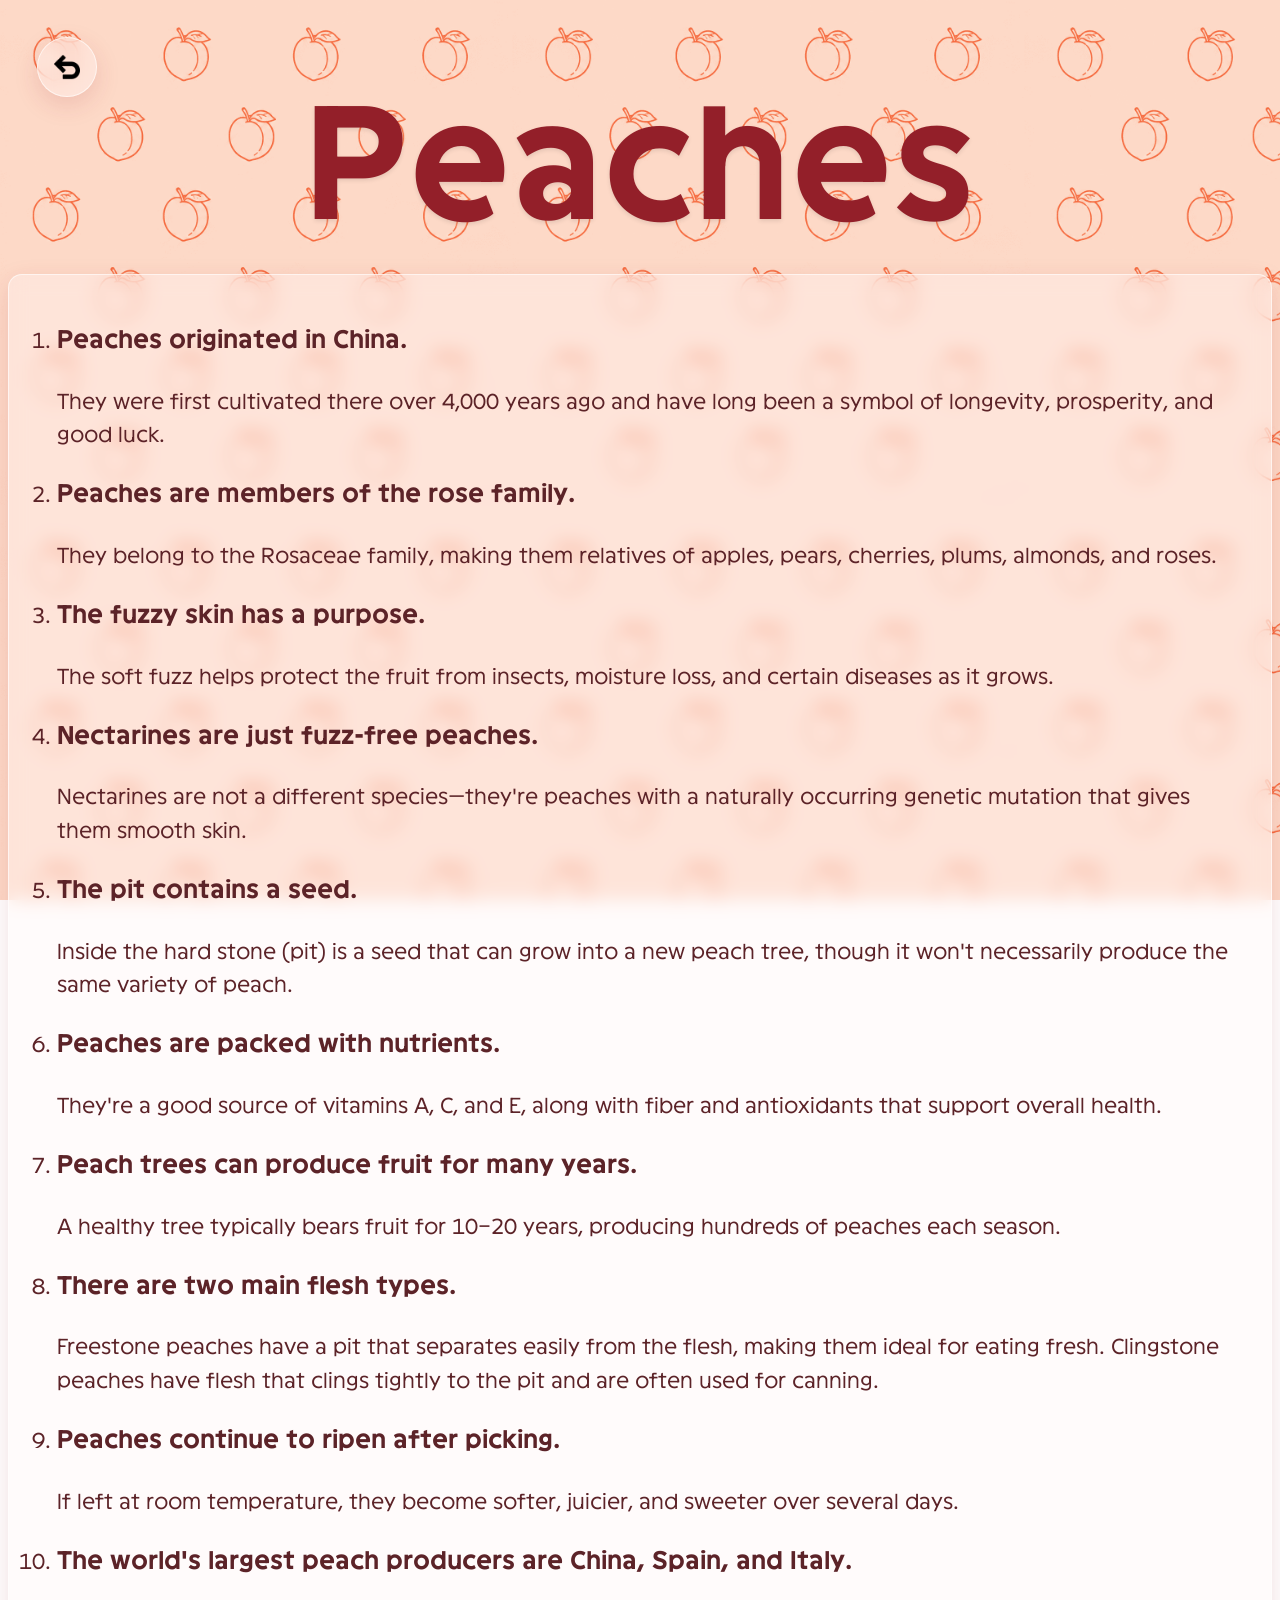
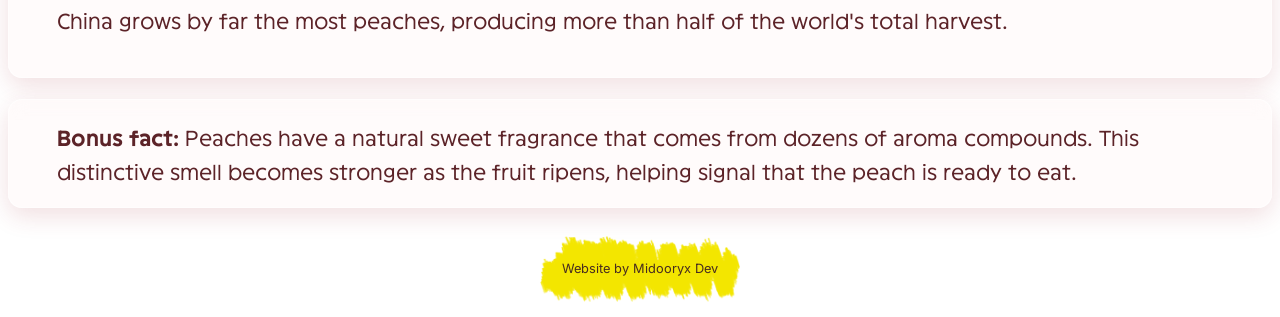
<file: peach.html>
<!DOCTYPE html>
<html lang="en">
<head>
    <meta charset="UTF-8">
    <meta name="viewport" content="width=device-width, initial-scale=1.0">
    <title>Peaches - Fruit Facts</title>
    <link rel="stylesheet" href="facts.css">
</head>
<body style="--fruit-pattern: url('images/peach-pattern.png');">

    <a href="index.html" class="back-corner">
        <img src="images/bowl.png" class="bowl-peek" alt="">
        <span class="back-arrow">
            <img src="images/return.png" alt="back">
        </span>
    </a>

    <main class="fruit-page">
        <h1>Peaches</h1>

        <ol class="facts">
            <li>
                <h3>Peaches originated in China.</h3>
                <p>They were first cultivated there over 4,000 years ago and have long been a symbol of longevity, prosperity, and good luck.</p>
            </li>
            <li>
                <h3>Peaches are members of the rose family.</h3>
                <p>They belong to the Rosaceae family, making them relatives of apples, pears, cherries, plums, almonds, and roses.</p>
            </li>
            <li>
                <h3>The fuzzy skin has a purpose.</h3>
                <p>The soft fuzz helps protect the fruit from insects, moisture loss, and certain diseases as it grows.</p>
            </li>
            <li>
                <h3>Nectarines are just fuzz-free peaches.</h3>
                <p>Nectarines are not a different species—they're peaches with a naturally occurring genetic mutation that gives them smooth skin.</p>
            </li>
            <li>
                <h3>The pit contains a seed.</h3>
                <p>Inside the hard stone (pit) is a seed that can grow into a new peach tree, though it won't necessarily produce the same variety of peach.</p>
            </li>
            <li>
                <h3>Peaches are packed with nutrients.</h3>
                <p>They're a good source of vitamins A, C, and E, along with fiber and antioxidants that support overall health.</p>
            </li>
            <li>
                <h3>Peach trees can produce fruit for many years.</h3>
                <p>A healthy tree typically bears fruit for 10–20 years, producing hundreds of peaches each season.</p>
            </li>
            <li>
                <h3>There are two main flesh types.</h3>
                <p>Freestone peaches have a pit that separates easily from the flesh, making them ideal for eating fresh. Clingstone peaches have flesh that clings tightly to the pit and are often used for canning.</p>
            </li>
            <li>
                <h3>Peaches continue to ripen after picking.</h3>
                <p>If left at room temperature, they become softer, juicier, and sweeter over several days.</p>
            </li>
            <li>
                <h3>The world's largest peach producers are China, Spain, and Italy.</h3>
                <p>China grows by far the most peaches, producing more than half of the world's total harvest.</p>
            </li>
        </ol>

        <p class="bonus">
            <strong>Bonus fact:</strong> Peaches have a natural sweet fragrance that comes from dozens of aroma compounds. This distinctive smell becomes stronger as the fruit ripens, helping signal that the peach is ready to eat.
        </p>
    </main>

    <footer>
        <p>Website by Midooryx Dev</p>
    </footer>

</body>
</html>
</file>
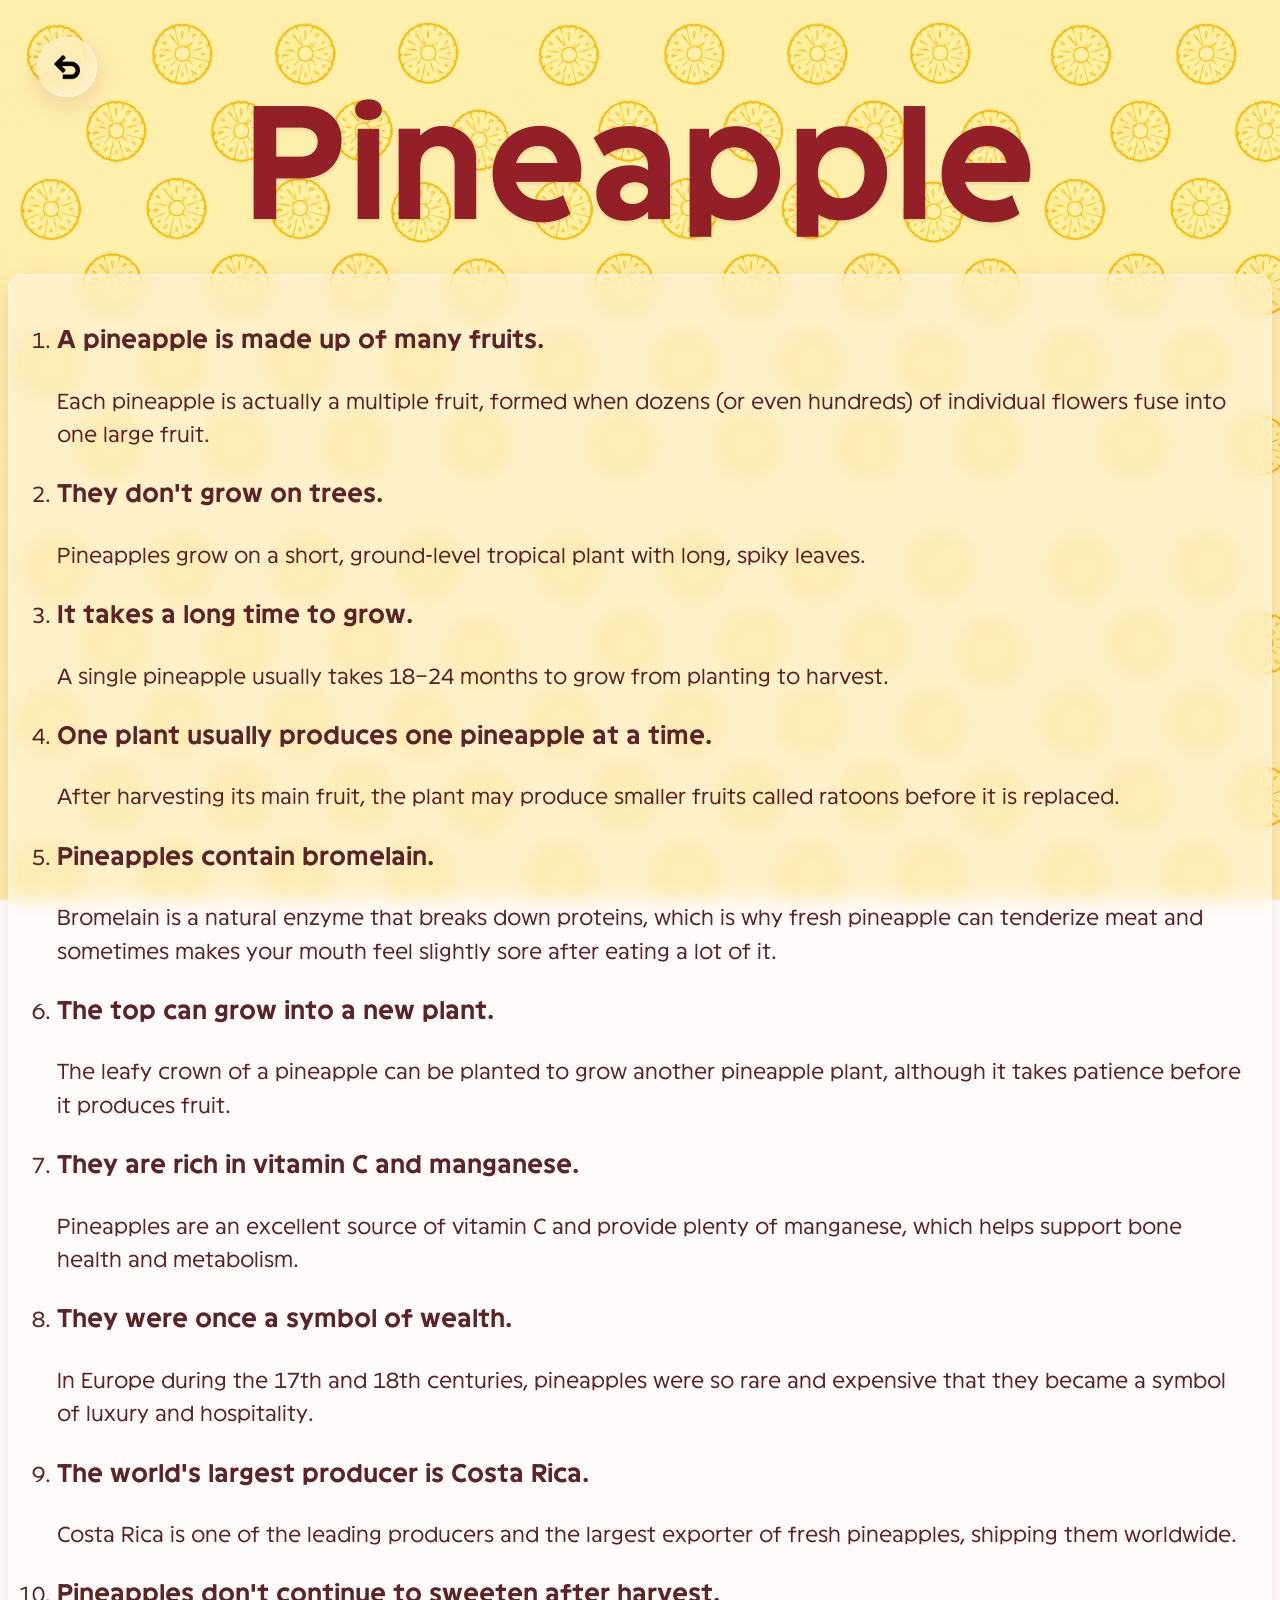
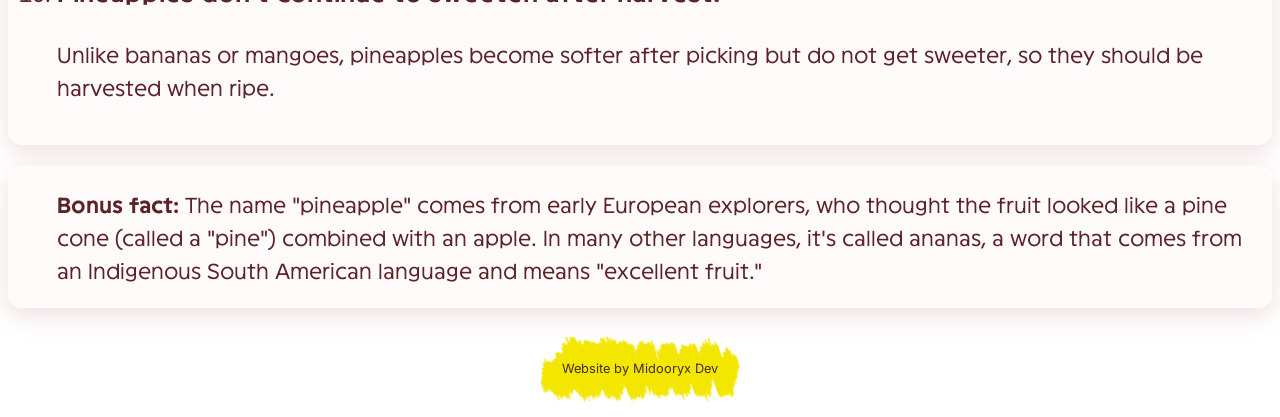
<file: pineapple.html>
<!DOCTYPE html>
<html lang="en">
<head>
    <meta charset="UTF-8">
    <meta name="viewport" content="width=device-width, initial-scale=1.0">
    <title>Pineapple - Fruit Facts</title>
    <link rel="stylesheet" href="facts.css">
</head>
<body style="--fruit-pattern: url('images/pineapple-pattern.png');">

    <a href="index.html" class="back-corner">
        <img src="images/bowl.png" class="bowl-peek" alt="">
        <span class="back-arrow">
            <img src="images/return.png" alt="back">
        </span>
    </a>

    <main class="fruit-page">
        <h1>Pineapple</h1>

        <ol class="facts">
            <li>
                <h3>A pineapple is made up of many fruits.</h3>
                <p>Each pineapple is actually a multiple fruit, formed when dozens (or even hundreds) of individual flowers fuse into one large fruit.</p>
            </li>
            <li>
                <h3>They don't grow on trees.</h3>
                <p>Pineapples grow on a short, ground-level tropical plant with long, spiky leaves.</p>
            </li>
            <li>
                <h3>It takes a long time to grow.</h3>
                <p>A single pineapple usually takes 18–24 months to grow from planting to harvest.</p>
            </li>
            <li>
                <h3>One plant usually produces one pineapple at a time.</h3>
                <p>After harvesting its main fruit, the plant may produce smaller fruits called ratoons before it is replaced.</p>
            </li>
            <li>
                <h3>Pineapples contain bromelain.</h3>
                <p>Bromelain is a natural enzyme that breaks down proteins, which is why fresh pineapple can tenderize meat and sometimes makes your mouth feel slightly sore after eating a lot of it.</p>
            </li>
            <li>
                <h3>The top can grow into a new plant.</h3>
                <p>The leafy crown of a pineapple can be planted to grow another pineapple plant, although it takes patience before it produces fruit.</p>
            </li>
            <li>
                <h3>They are rich in vitamin C and manganese.</h3>
                <p>Pineapples are an excellent source of vitamin C and provide plenty of manganese, which helps support bone health and metabolism.</p>
            </li>
            <li>
                <h3>They were once a symbol of wealth.</h3>
                <p>In Europe during the 17th and 18th centuries, pineapples were so rare and expensive that they became a symbol of luxury and hospitality.</p>
            </li>
            <li>
                <h3>The world's largest producer is Costa Rica.</h3>
                <p>Costa Rica is one of the leading producers and the largest exporter of fresh pineapples, shipping them worldwide.</p>
            </li>
            <li>
                <h3>Pineapples don't continue to sweeten after harvest.</h3>
                <p>Unlike bananas or mangoes, pineapples become softer after picking but do not get sweeter, so they should be harvested when ripe.</p>
            </li>
        </ol>

        <p class="bonus">
            <strong>Bonus fact:</strong> The name "pineapple" comes from early European explorers, who thought the fruit looked like a pine cone (called a "pine") combined with an apple. In many other languages, it's called ananas, a word that comes from an Indigenous South American language and means "excellent fruit."
        </p>
    </main>

    <footer>
        <p>Website by Midooryx Dev</p>
    </footer>

</body>
</html>
</file>
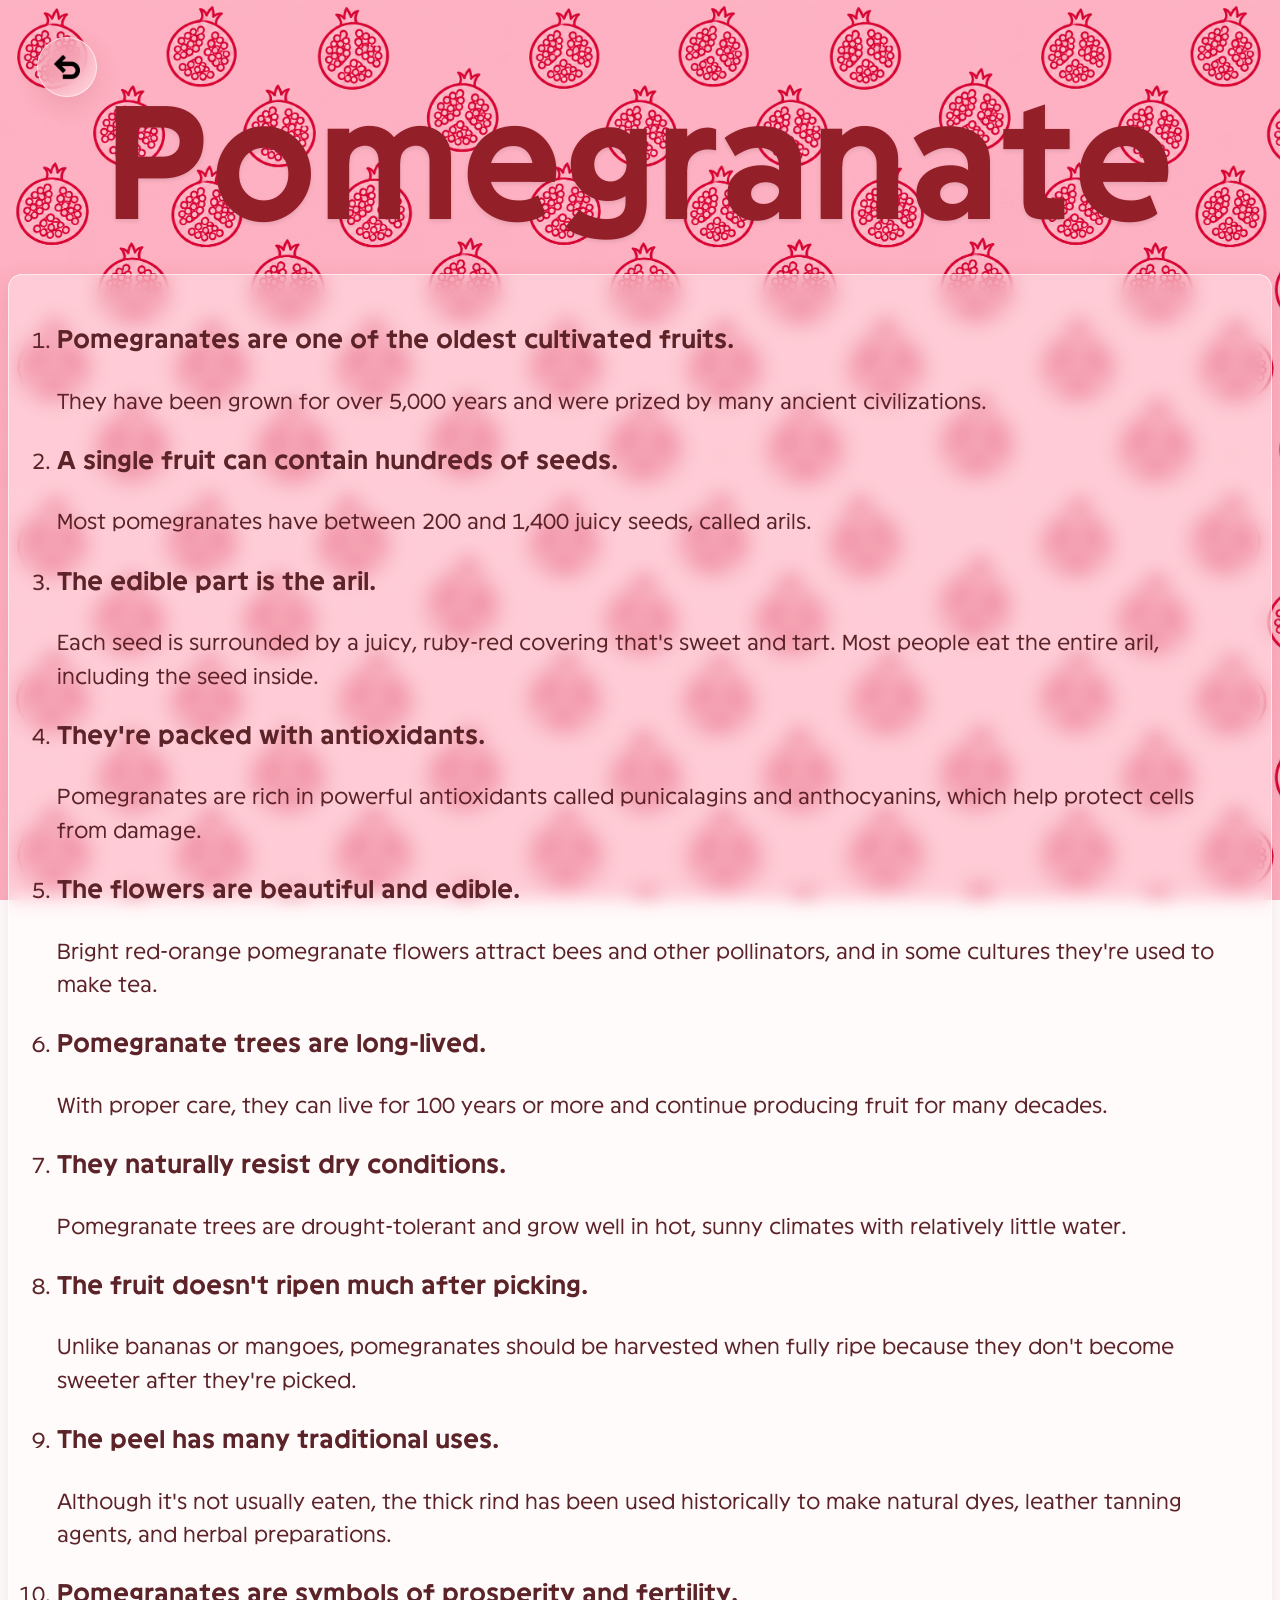
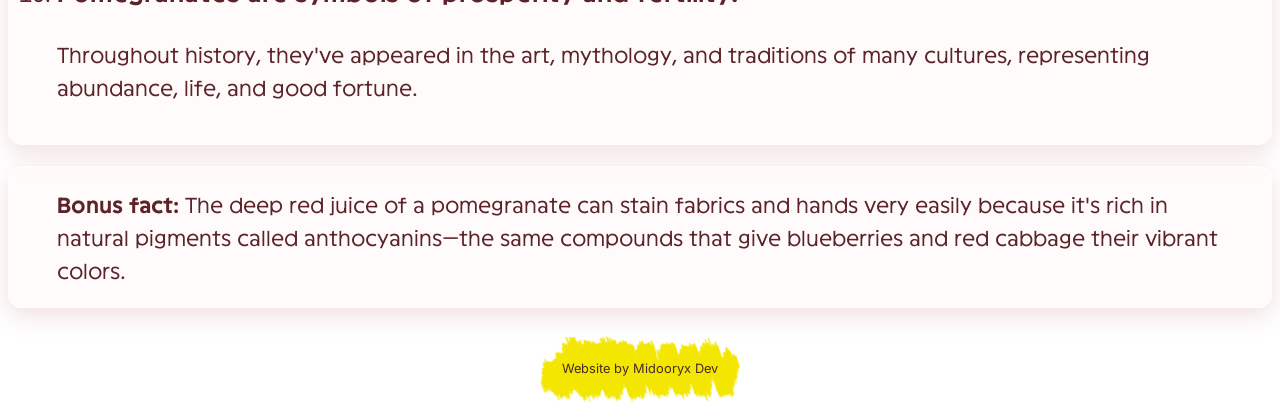
<file: pomegranate.html>
<!DOCTYPE html>
<html lang="en">
<head>
    <meta charset="UTF-8">
    <meta name="viewport" content="width=device-width, initial-scale=1.0">
    <title>Pomegranate - Fruit Facts</title>
    <link rel="stylesheet" href="facts.css">
</head>
<body style="--fruit-pattern: url('images/pomegranate-pattern.png');">

    <a href="index.html" class="back-corner">
        <img src="images/bowl.png" class="bowl-peek" alt="">
        <span class="back-arrow">
            <img src="images/return.png" alt="back">
        </span>
    </a>

    <main class="fruit-page">
        <h1>Pomegranate</h1>

        <ol class="facts">
            <li>
                <h3>Pomegranates are one of the oldest cultivated fruits.</h3>
                <p>They have been grown for over 5,000 years and were prized by many ancient civilizations.</p>
            </li>
            <li>
                <h3>A single fruit can contain hundreds of seeds.</h3>
                <p>Most pomegranates have between 200 and 1,400 juicy seeds, called arils.</p>
            </li>
            <li>
                <h3>The edible part is the aril.</h3>
                <p>Each seed is surrounded by a juicy, ruby-red covering that's sweet and tart. Most people eat the entire aril, including the seed inside.</p>
            </li>
            <li>
                <h3>They're packed with antioxidants.</h3>
                <p>Pomegranates are rich in powerful antioxidants called punicalagins and anthocyanins, which help protect cells from damage.</p>
            </li>
            <li>
                <h3>The flowers are beautiful and edible.</h3>
                <p>Bright red-orange pomegranate flowers attract bees and other pollinators, and in some cultures they're used to make tea.</p>
            </li>
            <li>
                <h3>Pomegranate trees are long-lived.</h3>
                <p>With proper care, they can live for 100 years or more and continue producing fruit for many decades.</p>
            </li>
            <li>
                <h3>They naturally resist dry conditions.</h3>
                <p>Pomegranate trees are drought-tolerant and grow well in hot, sunny climates with relatively little water.</p>
            </li>
            <li>
                <h3>The fruit doesn't ripen much after picking.</h3>
                <p>Unlike bananas or mangoes, pomegranates should be harvested when fully ripe because they don't become sweeter after they're picked.</p>
            </li>
            <li>
                <h3>The peel has many traditional uses.</h3>
                <p>Although it's not usually eaten, the thick rind has been used historically to make natural dyes, leather tanning agents, and herbal preparations.</p>
            </li>
            <li>
                <h3>Pomegranates are symbols of prosperity and fertility.</h3>
                <p>Throughout history, they've appeared in the art, mythology, and traditions of many cultures, representing abundance, life, and good fortune.</p>
            </li>
        </ol>

        <p class="bonus">
            <strong>Bonus fact:</strong> The deep red juice of a pomegranate can stain fabrics and hands very easily because it's rich in natural pigments called anthocyanins—the same compounds that give blueberries and red cabbage their vibrant colors.
        </p>
    </main>

    <footer>
        <p>Website by Midooryx Dev</p>
    </footer>

</body>
</html>
</file>
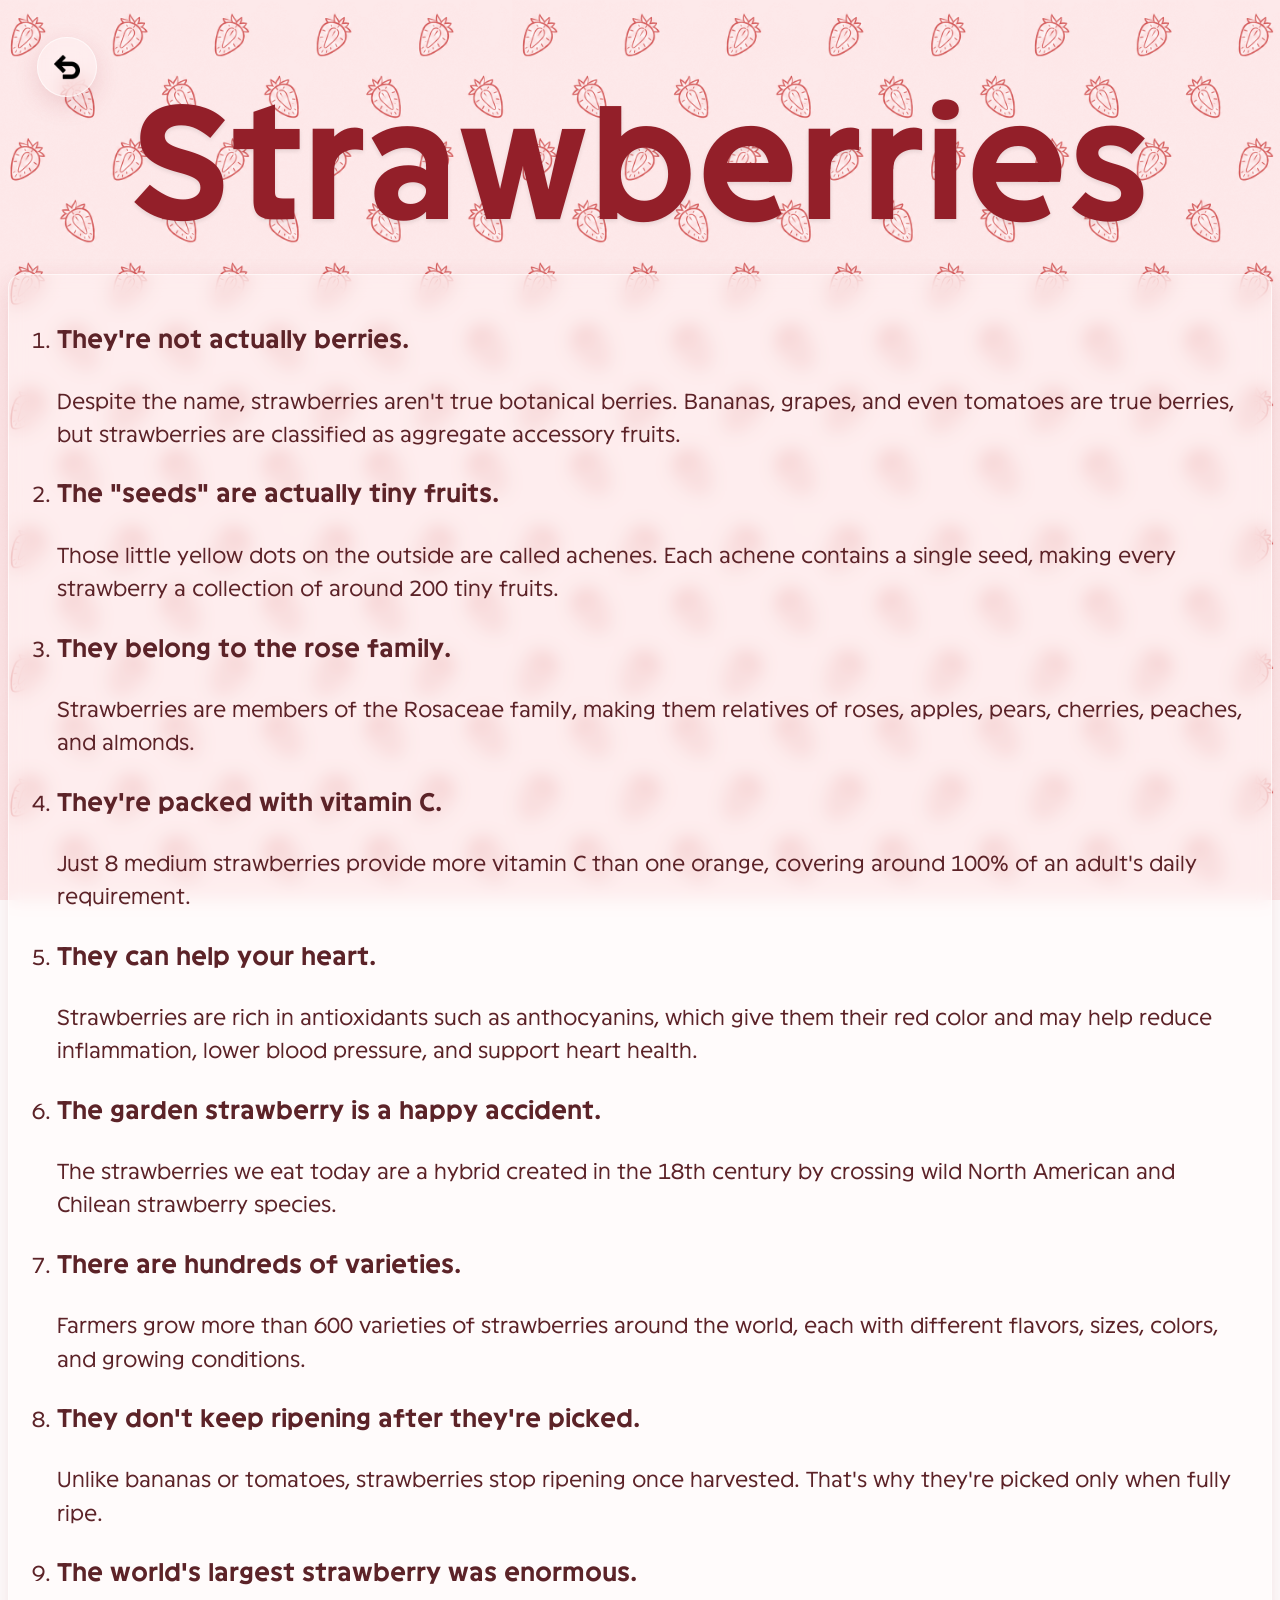
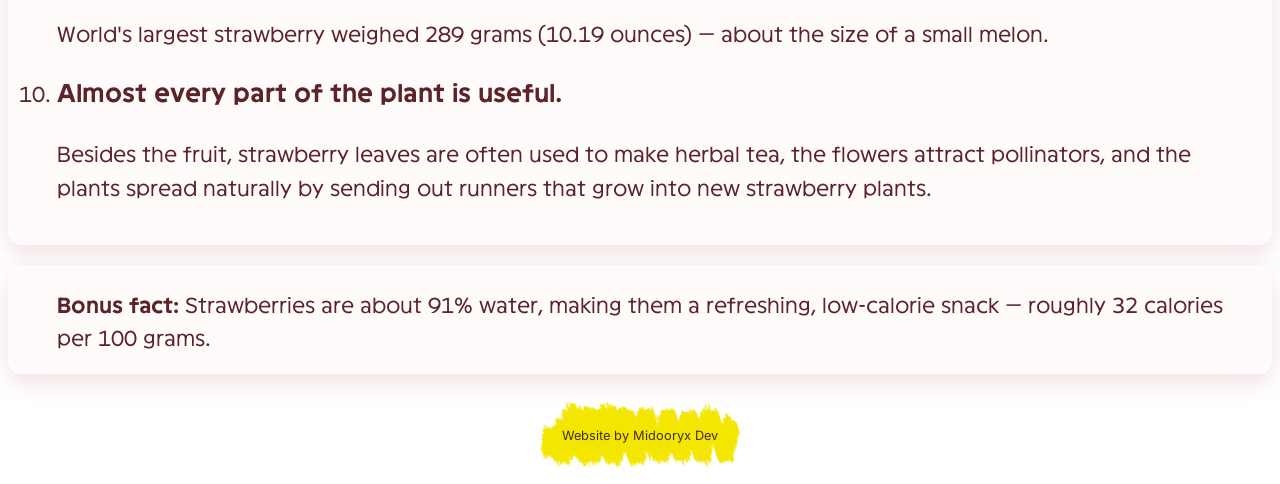
<file: strawberry.html>
<!DOCTYPE html>
<html lang="en">
<head>
    <meta charset="UTF-8">
    <meta name="viewport" content="width=device-width, initial-scale=1.0">
    <title>Strawberries - Fruit Facts</title>
    <link rel="stylesheet" href="facts.css">
</head>
<body style="--fruit-pattern: url('images/strawberry-pattern.png');">

    <a href="index.html" class="back-corner">
        <img src="images/bowl.png" class="bowl-peek" alt="">
        <span class="back-arrow">
            <img src="images/return.png" alt="back">
        </span>
    </a>

    <main class="fruit-page">
        <h1>Strawberries</h1>

        <ol class="facts">
            <li>
                <h3>They're not actually berries.</h3>
                <p>Despite the name, strawberries aren't true botanical berries. Bananas, grapes, and even tomatoes are true berries, but strawberries are classified as aggregate accessory fruits.</p>
            </li>
            <li>
                <h3>The "seeds" are actually tiny fruits.</h3>
                <p>Those little yellow dots on the outside are called achenes. Each achene contains a single seed, making every strawberry a collection of around 200 tiny fruits.</p>
            </li>
            <li>
                <h3>They belong to the rose family.</h3>
                <p>Strawberries are members of the Rosaceae family, making them relatives of roses, apples, pears, cherries, peaches, and almonds.</p>
            </li>
            <li>
                <h3>They're packed with vitamin C.</h3>
                <p>Just 8 medium strawberries provide more vitamin C than one orange, covering around 100% of an adult's daily requirement.</p>
            </li>
            <li>
                <h3>They can help your heart.</h3>
                <p>Strawberries are rich in antioxidants such as anthocyanins, which give them their red color and may help reduce inflammation, lower blood pressure, and support heart health.</p>
            </li>
            <li>
                <h3>The garden strawberry is a happy accident.</h3>
                <p>The strawberries we eat today are a hybrid created in the 18th century by crossing wild North American and Chilean strawberry species.</p>
            </li>
            <li>
                <h3>There are hundreds of varieties.</h3>
                <p>Farmers grow more than 600 varieties of strawberries around the world, each with different flavors, sizes, colors, and growing conditions.</p>
            </li>
            <li>
                <h3>They don't keep ripening after they're picked.</h3>
                <p>Unlike bananas or tomatoes, strawberries stop ripening once harvested. That's why they're picked only when fully ripe.</p>
            </li>
            <li>
                <h3>The world's largest strawberry was enormous.</h3>
                <p>World's largest strawberry weighed 289 grams (10.19 ounces) — about the size of a small melon.</p>
            </li>
            <li>
                <h3>Almost every part of the plant is useful.</h3>
                <p>Besides the fruit, strawberry leaves are often used to make herbal tea, the flowers attract pollinators, and the plants spread naturally by sending out runners that grow into new strawberry plants.</p>
            </li>
        </ol>

        <p class="bonus">
            <strong>Bonus fact:</strong> Strawberries are about 91% water, making them a refreshing, low-calorie snack — roughly 32 calories per 100 grams.
        </p>
    </main>

    <footer>
        <p>Website by Midooryx Dev</p>
    </footer>
    
</body>
</html>
</file>
<file: style.css>
@font-face {
    font-family: "geomini";
    src: url("Fonts/Geomini-VariableFont.woff2") format("woff2");
}
@font-face {
    font-family: "inter";
    src: url("Fonts/Inter-VariableFont.woff2") format("woff2");
}

* {
  margin: 0;
  padding: 0;
  box-sizing: border-box;
}

body{
  font-family: "geomini", Tahoma, Verdana, sans-serif;
  background-color: #f3f8f6;
}

header {
    background-color: #f57e8a;
    background-image:
        linear-gradient(to bottom, transparent 94%, #f3f8f6 100%),
        image-set(
            url("images/fruit-cutoutTP.png") type("image/png")
        );

    background-size: 100% 100%, clamp(180px, 32vw, 250px) auto;
    background-position: 0 0, right center;
    background-repeat: no-repeat, no-repeat;

    color: #ffff;
    height: 40vh;
    min-height: 250px;
    padding: 0 5% 0 clamp(5%, 8vw, 180px);

    display: flex;
    flex-direction: column;
    justify-content: center;
    align-items: flex-start;
}

header h1{
  font-family: "geomini", sans-serif;
  font-weight: bolder;
  letter-spacing: -0.3px;
  text-shadow: 0 2px 4px hsla(0, 0%, 0%, 0.1);

  font-size: clamp(1.8rem, 4vw, 3rem);
  margin-bottom: 10px;
  max-width: 50%;
  line-height: 1.4;
}
header p{
  font-family: "geomini", sans-serif;
  font-weight: 450;
  letter-spacing: 0.2px;
  opacity: 0.95;

  font-size: clamp(0.9rem, 2vw, 1.25rem);
  max-width: 50%;
  line-height: 1.4;
}

main {
    display: grid;
    grid-template-columns: repeat(auto-fit, minmax(200px, 1fr));
    gap: 30px;
    padding: 40px clamp(5%, 8vw, 180px);
    justify-items: center;

    background-image: url(images/fruit-patternSQ.png);
    background-repeat: repeat;
    background-attachment: fixed;
    background-size: 900px;

    mask-image: linear-gradient(to bottom, transparent 0%, black 30px);
    -webkit-mask-image: linear-gradient(to bottom, transparent 0%, black 30px);
}

.cards {
    display: inline-block;
    width: 200px;
    height: 260px;
    margin-left: 30px;
    perspective: 1000px;
}

.cards-inner {
    position: relative;
    width: 100%;
    height: 100%;
    text-align: center;
    transform-style: preserve-3d;
    transform: rotateY(0deg) scale(1);
    transition: transform 0.22s ease-out 40ms, scale 0.26s ease-out;
}

.cards:hover .cards-inner {
    transform: rotateY(180deg) scale(1.1);
}

.front, .back {
    position: absolute;
    top: 0;
    left: 0;
    width: 100%;
    height: 100%;
    backface-visibility: hidden;
    border-radius: 11px;
    color: white;
    font-family: "geomini", sans-serif;
}

.front {
    background-color: hsl(208, 100%, 30%);
    padding-top: 12px;
    
}

.front img {
    width: 176px;
    border-radius: 15px;
    margin-bottom: 14px;
}

.back {
    background-color: hsl(208, 60%, 40%);
    transform: rotateY(180deg);
    display: flex;
    flex-direction: column;
    align-items: center;
    justify-content: center;
    padding: 20px;
    font-size: 15px;
}
.back h4 {
    flex: 1;
    display: flex;
    align-items: center;
    justify-content: center;
    font-weight: bolder;
}
.back p {
    padding-top: 10px;
}

footer {
    font-family: "inter", sans-serif;
    text-align: center;
    padding: 20px;
    color: #666666;
    font-size: 0.85rem;

}
</file>
<file: facts.css>
@font-face {
    font-family: "geomini";
    src: url("Fonts/Geomini-VariableFont.woff2") format("woff2");
}
@font-face {
    font-family: "inter";
    src: url("Fonts/Inter-VariableFont.woff2") format("woff2");
}

body{
    background-image: var(--fruit-pattern);
    background-attachment: fixed;
    background-repeat: repeat;
    background-size: clamp(300px, 40vw, 600px);
}
.back-corner {
    font-size: clamp(0.7rem, 1.2vw + 0.3rem, 1rem);

    position: fixed;
    top: 1.3em;
    left: 1.3em;
    width: 5.8em;
    height: 5.8em;
    display: flex;
    align-items: center;
    justify-content: center;
    z-index: 10;
    text-decoration: none;
    overflow: visible;
}

.bowl-peek {
    position: absolute;
    top: -3.75em;
    left: -3.75em;
    width: 9em;
    height: 9em;
    object-fit: cover;
    border-radius: 50%;
    box-shadow: 0 4px 14px hsla(355, 60%, 20%, 0.3);
    transform: translate(-4.5em, -4.5em) scale(0.8);
    opacity: 0;
    transition: transform 0.4s ease-out, opacity 0.4s ease-out;
    pointer-events: none;
    z-index: 1;
}

.back-corner:hover .bowl-peek {
    transform: translate(-1em, -1em) scale(1);
    opacity: 1;
}

.back-arrow {
    position: relative;
    z-index: 2;
    display: flex;
    align-items: center;
    justify-content: center;
    width: 3.6em;
    height: 3.6em;

    background-color: hsla(355, 100%, 98%, 0.4);
    backdrop-filter: blur(9px);
    -webkit-backdrop-filter: blur(9px);
    border-radius: 50%;
    border: 1px solid hsla(0, 0%, 100%, 0.6);
    box-shadow: 0 8px 24px hsla(355, 60%, 40%, 0.15);

    transition: background-color 0.3s ease-out;
}

.back-corner:hover .back-arrow {
    background-color: hsla(355, 65%, 35%, 0.9);
}

.back-arrow img {
    width: 1.6em;
    height: 1.6em;
}

main h1{
    text-align: center;
    font-weight: bolder;
    margin: 30px;
    margin-top: clamp(60px, 10vw, 20px);
    color: hsl(355, 65%, 35%);
    font-size: clamp(2.5rem, 12vw, 12rem);
    text-shadow: 0 2px 4px hsla(0, 0%, 0%, 0.1);
    font-family: "geomini", sans-serif;
}

.facts, .bonus{
    color: hsl(355, 45%, 25%);
    font-size: 1.3rem;
    line-height: 1.6;
    font-family: "geomini", sans-serif;

    background-color: hsla(355, 100%, 98%, 0.4);
    backdrop-filter: blur(9px);
    -webkit-backdrop-filter: blur(9px);
    padding: 20px 28px 20px 48px;
    border-radius: 14px;
    border: 1px solid hsla(0, 0%, 100%, 0.6);
    box-shadow: 0 8px 24px hsla(355, 60%, 40%, 0.15);
}

footer {
    font-family: "inter", sans-serif;
    text-align: center;
    padding: 20px;
    color: hsl(20, 40%, 20%);
    font-size: clamp(0.6rem, 1.5vw, 0.8rem);

    background-image: url("images/yellow-strokeNEW.png");
    background-repeat: no-repeat;
    background-position: center;
    background-size: clamp(120px, 25vw, 200px) auto;
}
</file>
